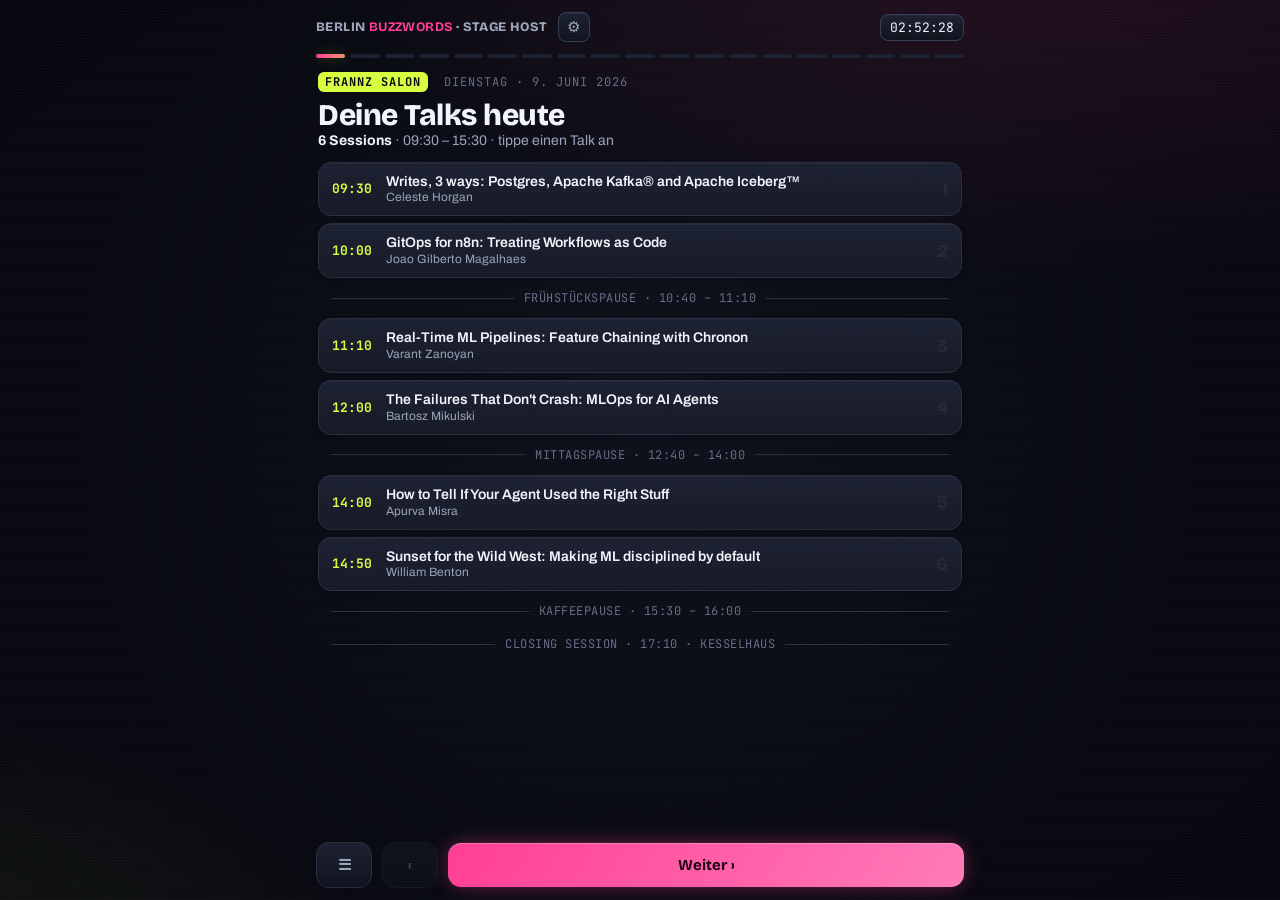
<file: index.html>
<!DOCTYPE html>
<html lang="de">
<head>
<meta charset="UTF-8">
<meta name="viewport" content="width=device-width, initial-scale=1.0, viewport-fit=cover">
<title>Stage Host · Frannz Salon · Di 9. Juni</title>
<link rel="preconnect" href="https://fonts.googleapis.com">
<link rel="preconnect" href="https://fonts.gstatic.com" crossorigin>
<link href="https://fonts.googleapis.com/css2?family=Bricolage+Grotesque:opsz,wght@12..96,500;12..96,700;12..96,800&family=Archivo:wght@400;500;600&family=JetBrains+Mono:wght@500;700&display=swap" rel="stylesheet">
<style>
  :root{
    --bg:#070810;
    --bg2:#0f121c;
    --card:#151925;
    --card2:#1b2031;
    --line:#272d3e;
    --line2:#353d54;
    --ink:#f1f4fa;
    --mut:#99a2b8;
    --dim:#646c85;
    --accent:#d7ff3e;      /* electric lime – live signal / active */
    --accent-dim:#9cbf1d;
    --magenta:#ff3d93;     /* buzzwords brand spark */
    --amber:#ffb22e;       /* 10 min cue */
    --red:#ff544c;         /* 5 min / overrun */
    --green:#3fe39a;
    --radius:16px;
    --shadow:0 28px 70px -26px rgba(0,0,0,.85);
    --glow-lime:0 0 0 1px rgba(215,255,62,.55), 0 0 24px -3px rgba(215,255,62,.42);
    --glow-mag:0 0 22px -4px rgba(255,61,147,.55);
  }
  *{box-sizing:border-box;margin:0;padding:0;-webkit-tap-highlight-color:transparent}
  html,body{height:100%}
  body{
    background:
      radial-gradient(1300px 680px at 84% -14%, rgba(255,61,147,.14), transparent 60%),
      radial-gradient(1000px 560px at -12% 112%, rgba(215,255,62,.09), transparent 55%),
      radial-gradient(820px 820px at 50% 46%, rgba(38,45,66,.20), transparent 70%),
      var(--bg);
    color:var(--ink);
    font-family:"Archivo",system-ui,sans-serif;
    overflow:hidden;
    -webkit-font-smoothing:antialiased;
  }
  .app{height:100dvh;display:flex;flex-direction:column;max-width:680px;margin:0 auto;position:relative}

  /* top bar */
  .top{
    display:flex;align-items:center;gap:10px;
    padding:calc(env(safe-area-inset-top) + 12px) 16px 12px;
  }
  .brand{font-family:"Bricolage Grotesque";font-weight:800;letter-spacing:.4px;font-size:13px;color:var(--mut);text-transform:uppercase}
  .brand b{color:var(--magenta)}
  .clock{margin-left:auto;font-family:"JetBrains Mono";font-size:13px;color:var(--mut);background:var(--bg2);border:1px solid var(--line);padding:4px 9px;border-radius:8px}
  .gear{background:var(--bg2);border:1px solid var(--line);color:var(--mut);width:32px;height:30px;border-radius:8px;font-size:15px;cursor:pointer}
  .gear:active{transform:scale(.94)}

  /* progress dots */
  .rail{display:flex;gap:5px;padding:0 16px 8px}
  .rail .seg{flex:1;height:4px;border-radius:3px;background:var(--line);overflow:hidden;position:relative}
  .rail .seg.done{background:var(--mut)}
  .rail .seg.active{background:linear-gradient(90deg,var(--magenta),var(--accent))}

  /* stage */
  .stage{flex:1;position:relative;overflow:hidden}
  .slide{position:absolute;inset:0;padding:8px 18px 14px;display:flex;flex-direction:column;overflow-y:auto;
    opacity:0;transform:translateX(28px);pointer-events:none;transition:opacity .28s ease,transform .28s ease}
  .slide.show{opacity:1;transform:none;pointer-events:auto}
  .slide.left{transform:translateX(-28px)}

  .kicker{font-family:"JetBrains Mono";font-size:12px;letter-spacing:1px;text-transform:uppercase;color:var(--dim)}
  .kicker .pill{color:var(--bg);background:var(--accent);padding:2px 7px;border-radius:6px;font-weight:700;margin-right:8px}
  .kicker .ph{color:var(--magenta)}

  /* AGENDA */
  .agenda h1{font-family:"Bricolage Grotesque";font-weight:800;font-size:30px;line-height:1.02;margin:10px 0 2px;letter-spacing:-.5px}
  .agenda .sub{color:var(--mut);font-size:14px;margin-bottom:14px}
  .agenda .sub b{color:var(--ink)}
  .list{display:flex;flex-direction:column;gap:7px;padding-bottom:8px}
  .row{display:flex;align-items:center;gap:12px;background:var(--card);border:1px solid var(--line);border-radius:13px;padding:11px 13px;cursor:pointer;transition:border-color .15s,transform .08s}
  .row:active{transform:scale(.99)}
  .row .t{font-family:"JetBrains Mono";font-size:13px;color:var(--accent);min-width:42px;font-weight:700}
  .row .tt{font-size:14px;font-weight:600;line-height:1.2}
  .row .sp{font-size:12px;color:var(--mut)}
  .row .num{margin-left:auto;font-family:"Bricolage Grotesque";font-weight:800;font-size:18px;color:var(--line)}
  .row.now{border-color:var(--accent);box-shadow:0 0 0 1px var(--accent) inset}
  .row.now .num{color:var(--accent)}
  .brk{display:flex;align-items:center;gap:10px;padding:5px 13px;color:var(--dim);font-size:12px;font-family:"JetBrains Mono";text-transform:uppercase;letter-spacing:.5px}
  .brk::before,.brk::after{content:"";height:1px;background:var(--line);flex:1}
  .nowtag{margin-left:6px;font-family:"JetBrains Mono";font-size:10px;color:var(--bg);background:var(--magenta);padding:1px 6px;border-radius:20px;letter-spacing:.5px}

  /* OVERVIEW */
  .timeblock{font-family:"JetBrains Mono";font-weight:700;font-size:15px;color:var(--ink);margin-top:6px}
  .timeblock .dur{color:var(--mut);font-weight:500}
  .ov-title{font-family:"Bricolage Grotesque";font-weight:800;font-size:27px;line-height:1.05;letter-spacing:-.5px;margin:8px 0 14px}
  .spk{display:flex;align-items:center;gap:14px;background:var(--card);border:1px solid var(--line);border-radius:16px;padding:13px}
  .ava{width:74px;height:74px;border-radius:13px;object-fit:cover;background:var(--bg2);flex-shrink:0;border:1px solid var(--line)}
  .ava.ph{display:flex;align-items:center;justify-content:center;font-family:"Bricolage Grotesque";font-weight:800;font-size:26px;color:var(--magenta)}
  .spk .nm{font-family:"Bricolage Grotesque";font-weight:700;font-size:20px;line-height:1.05}
  .spk .rl{font-size:13px;color:var(--mut);margin-top:3px;line-height:1.25}
  .tags{display:flex;flex-wrap:wrap;gap:6px;margin-top:12px}
  .tag{font-size:11px;font-family:"JetBrains Mono";color:var(--mut);border:1px solid var(--line);border-radius:20px;padding:3px 9px}
  .startbox{margin-top:auto;padding-top:14px}
  .startlabel{font-size:12px;color:var(--dim);font-family:"JetBrains Mono";text-transform:uppercase;letter-spacing:1px}
  .starttime{font-family:"JetBrains Mono";font-weight:700;font-size:40px;line-height:1;margin-top:4px;letter-spacing:-1px}
  .starttime.live{color:var(--green)}
  .starttime.soon{color:var(--amber)}
  .starttime.done{color:var(--dim)}
  .starttime .u{font-size:18px;font-weight:500;color:var(--mut);letter-spacing:0}
  .startclock{font-family:"JetBrains Mono";font-size:14px;color:var(--mut);margin-top:6px}

  /* ANMODERATION */
  .anm-name{font-family:"Bricolage Grotesque";font-weight:700;font-size:18px;margin:8px 0 2px}
  .anm-name span{color:var(--magenta)}
  .script{background:var(--card);border:1px solid var(--line);border-left:3px solid var(--magenta);border-radius:14px;padding:18px 19px;font-size:23px;line-height:1.55;margin-top:10px}
  .script .sent{display:block;margin-bottom:9px}
  .script .hand{display:block;margin-top:14px;color:var(--accent);font-weight:700;font-size:24px}
  .anm-hint{margin-top:12px;font-size:12.5px;color:var(--mut);display:flex;gap:8px;align-items:flex-start;line-height:1.35}
  .anm-hint b{color:var(--ink)}
  .ttsbtn{display:inline-flex;align-items:center;gap:7px;margin-top:12px;background:var(--card);border:1px solid var(--line);color:var(--ink);font-family:"Bricolage Grotesque";font-weight:700;font-size:15px;padding:11px 17px;border-radius:11px;cursor:pointer}
  .ttsbtn:active{transform:scale(.98)}
  .ttsbtn.on{background:var(--magenta);border-color:var(--magenta);color:#1a0010}
  .ttsbtn:disabled{opacity:.5;cursor:default}

  /* COUNTDOWN */
  .cd-wrap{flex:1;display:flex;flex-direction:column;align-items:center;justify-content:center;text-align:center;gap:2px}
  .cd-for{font-size:14px;color:var(--mut);max-width:90%}
  .cd-for b{color:var(--ink)}
  .cd-time{font-family:"JetBrains Mono";font-weight:700;font-size:23vw;line-height:.92;letter-spacing:-2px;color:var(--green);transition:color .3s;cursor:pointer}
  .fstip{font-size:11px;color:var(--dim);font-family:"JetBrains Mono";letter-spacing:.5px;margin-top:2px}
  /* fullscreen speaker timer */
  .fs{position:fixed;inset:0;background:#04050a;display:none;flex-direction:column;align-items:center;justify-content:center;z-index:60;cursor:pointer}
  .fs.open{display:flex}
  .fs .num{font-family:"JetBrains Mono";font-weight:700;line-height:.86;font-size:42vw;letter-spacing:-4px;color:var(--green)}
  .fs .num.amber{color:var(--amber)}
  .fs .num.red{color:var(--red)}
  .fs .unit{font-family:"Bricolage Grotesque";font-weight:700;font-size:9vw;color:var(--mut);text-transform:uppercase;letter-spacing:6px;margin-top:1vw}
  .fs .sub{font-family:"JetBrains Mono";font-size:8vw;color:var(--dim);margin-top:4vw}
  .fs .hintc{position:absolute;bottom:calc(env(safe-area-inset-bottom) + 16px);font-size:12px;color:#262c3b;font-family:"JetBrains Mono";letter-spacing:1px}
  @media(min-width:520px){.fs .num{font-size:230px}.fs .unit{font-size:48px}.fs .sub{font-size:42px}}
  @media(min-width:520px){.cd-time{font-size:120px}}
  .cd-time.amber{color:var(--amber)}.cd-time.red{color:var(--red)}.cd-time.over{color:var(--red)}.cd-time.idle{color:var(--dim)}
  .cd-state{font-family:"JetBrains Mono";font-size:13px;letter-spacing:1px;text-transform:uppercase;color:var(--dim);min-height:18px}
  .cue{font-family:"JetBrains Mono";font-weight:700;font-size:14px;padding:6px 14px;border-radius:30px;margin-top:4px;min-height:0;opacity:0;transition:opacity .25s}
  .cue.on{opacity:1}
  .cue.c10{background:rgba(255,178,46,.15);color:var(--amber);border:1px solid var(--amber)}
  .cue.c5{background:rgba(255,90,82,.15);color:var(--red);border:1px solid var(--red)}
  .checklist{display:flex;gap:7px;flex-wrap:wrap;justify-content:center;margin-top:14px}
  .chk{font-size:12px;color:var(--mut);border:1px solid var(--line);background:var(--card);border-radius:20px;padding:6px 11px;cursor:pointer;transition:.12s}
  .chk:active{transform:scale(.96)}
  .chk.done{color:var(--green);border-color:var(--green);background:rgba(70,224,160,.08)}
  .chk.done::before{content:"✓ "}
  /* next-event footer */
  .nextbar{margin-top:14px;border-top:1px solid var(--line);padding-top:11px}
  .nextbar .lab{font-family:"JetBrains Mono";font-size:11px;letter-spacing:1px;text-transform:uppercase;color:var(--dim)}
  .nextbar .main{display:flex;align-items:baseline;gap:9px;margin-top:3px;flex-wrap:wrap}
  .nextbar .when{font-family:"JetBrains Mono";font-weight:700;font-size:16px;color:#ffffff;background:#1e2433;border:1px solid #323a4f;padding:4px 10px;border-radius:8px}
  .nextbar .when.brk{color:#fff;background:#7a1f4e;border-color:#a83a6e}
  /* speaker links */
  .links{display:flex;flex-wrap:wrap;gap:7px;margin-top:12px}
  .lnk{font-size:12.5px;color:var(--accent);text-decoration:none;border:1px solid var(--line);background:var(--card);border-radius:9px;padding:6px 11px}
  .lnk:active{transform:scale(.97)}
  /* end-time shift */
  .endshift{display:flex;align-items:center;gap:8px;margin-top:14px;font-size:12px;color:var(--mut);font-family:"JetBrains Mono"}
  .endshift button{width:36px;height:32px;border-radius:8px;border:1px solid var(--line);background:var(--card);color:var(--ink);font-size:16px;cursor:pointer}
  .endshift button:active{transform:scale(.95)}
  .endshift .eff{color:var(--ink);font-weight:700}
  .endshift .info{color:var(--amber)}
  .nextbar .desc{font-size:14px;color:var(--ink)}
  .nextbar .delta{font-family:"JetBrains Mono";font-size:12px;color:var(--mut)}
  .nextbar .after{font-size:12.5px;color:var(--mut);margin-top:4px}

  /* attendance */
  .att{display:flex;align-items:center;gap:8px;margin-top:10px;font-size:12px;color:var(--dim);font-family:"JetBrains Mono";text-transform:uppercase;letter-spacing:.5px}
  .att .opt{border:1px solid var(--line);border-radius:8px;padding:4px 10px;cursor:pointer;color:var(--mut);letter-spacing:0;text-transform:none;font-size:12px}
  .att .opt.sel{border-color:var(--accent);color:var(--accent);background:rgba(215,255,66,.07)}

  /* nav */
  .nav{display:flex;align-items:center;gap:10px;padding:10px 16px calc(env(safe-area-inset-bottom) + 12px)}
  .nav button{flex:1;background:var(--card);border:1px solid var(--line);color:var(--ink);font-family:"Bricolage Grotesque";font-weight:700;font-size:15px;padding:13px;border-radius:13px;cursor:pointer;transition:.1s;display:flex;align-items:center;justify-content:center;gap:7px}
  .nav button:active{transform:scale(.98)}
  .nav button.prev{flex:0 0 56px;color:var(--mut)}
  .nav button.next{background:linear-gradient(120deg,var(--magenta),#ff7ab8);border:none;color:#1a0010}
  .nav button:disabled{opacity:.35}
  .nav .home{flex:0 0 56px;background:var(--bg2);color:var(--mut)}

  /* settings sheet */
  .sheet{position:absolute;inset:0;background:rgba(6,7,11,.6);backdrop-filter:blur(4px);display:none;align-items:flex-end;z-index:30}
  .sheet.open{display:flex}
  .sheet .panel{width:100%;background:var(--bg2);border-top:1px solid var(--line);border-radius:20px 20px 0 0;padding:18px 20px calc(env(safe-area-inset-bottom) + 22px);box-shadow:var(--shadow)}
  .sheet h3{font-family:"Bricolage Grotesque";font-size:18px;margin-bottom:4px}
  .sheet p{font-size:13px;color:var(--mut);line-height:1.4;margin-bottom:14px}
  .offset{display:flex;align-items:center;gap:12px;justify-content:center}
  .offset button{width:48px;height:48px;border-radius:12px;border:1px solid var(--line);background:var(--card);color:var(--ink);font-size:22px;font-family:"JetBrains Mono";cursor:pointer}
  .offset .val{font-family:"JetBrains Mono";font-weight:700;font-size:26px;min-width:96px;text-align:center}
  .offset .val small{display:block;font-size:11px;color:var(--dim);font-weight:500;letter-spacing:.5px}
  .sheet .close{margin-top:16px;width:100%;padding:13px;border-radius:12px;border:none;background:var(--accent);color:#10130a;font-family:"Bricolage Grotesque";font-weight:700;font-size:15px;cursor:pointer}
  .sheet .reset{margin-top:8px;width:100%;padding:11px;border-radius:12px;border:1px solid var(--line);background:transparent;color:var(--mut);font-size:13px;cursor:pointer}

  /* ============================================================
     BACKSTAGE BROADCAST CONSOLE — design pass (CSS only)
     Atmosphere · depth · motion · escalating signal color
     ============================================================ */

  /* film grain + scanline + vignette — decorative, non-interactive */
  body::before{
    content:"";position:fixed;inset:0;z-index:9999;pointer-events:none;opacity:.045;
    mix-blend-mode:overlay;
    background-image:url("data:image/svg+xml,%3Csvg xmlns='http://www.w3.org/2000/svg' width='140' height='140'%3E%3Cfilter id='n'%3E%3CfeTurbulence type='fractalNoise' baseFrequency='0.85' numOctaves='3' stitchTiles='stitch'/%3E%3C/filter%3E%3Crect width='100%25' height='100%25' filter='url(%23n)'/%3E%3C/svg%3E");
  }
  body::after{
    content:"";position:fixed;inset:0;z-index:9998;pointer-events:none;
    background:
      repeating-linear-gradient(0deg, rgba(255,255,255,.016) 0 1px, transparent 1px 3px),
      radial-gradient(100% 100% at 50% 50%, transparent 60%, rgba(0,0,0,.4) 100%);
  }

  ::selection{background:var(--accent);color:#0a0d05}

  /* slide enter — orchestrated reveal on every render */
  .slide.show{animation:slideIn .44s cubic-bezier(.22,.85,.3,1) both}
  @keyframes slideIn{from{opacity:0;transform:translateX(22px) scale(.985)}to{opacity:1;transform:none}}
  .slide.show > *{animation:rise .5s cubic-bezier(.22,.85,.3,1) both}
  .slide.show > *:nth-child(1){animation-delay:.04s}
  .slide.show > *:nth-child(2){animation-delay:.10s}
  .slide.show > *:nth-child(3){animation-delay:.16s}
  .slide.show > *:nth-child(4){animation-delay:.22s}
  .slide.show > *:nth-child(5){animation-delay:.28s}
  .slide.show > *:nth-child(n+6){animation-delay:.32s}
  @keyframes rise{from{opacity:0;transform:translateY(11px)}to{opacity:1;transform:none}}

  /* top bar chrome — machined feel */
  .brand b{color:var(--magenta);text-shadow:var(--glow-mag)}
  .clock{background:linear-gradient(180deg,var(--card2),var(--bg2));border-color:var(--line2);
    box-shadow:inset 0 1px 0 rgba(255,255,255,.04);color:var(--ink)}
  .gear{background:linear-gradient(180deg,var(--card2),var(--bg2));border-color:var(--line2);
    box-shadow:inset 0 1px 0 rgba(255,255,255,.04);transition:transform .08s,border-color .15s}
  .gear:hover{border-color:var(--accent);color:var(--accent)}

  /* progress rail — animated live segment */
  .rail .seg{height:4px;background:#1a2031}
  .rail .seg.done{background:linear-gradient(90deg,var(--accent-dim),var(--mut))}
  .rail .seg.active{background:linear-gradient(90deg,var(--magenta),var(--accent));
    background-size:220% 100%;animation:railShimmer 2.6s linear infinite;
    box-shadow:0 0 12px -1px rgba(215,255,62,.5)}
  @keyframes railShimmer{to{background-position:-220% 0}}

  /* agenda rows — layered cards w/ staggered entrance + signal bar */
  .agenda h1{background:linear-gradient(96deg,var(--ink) 58%,var(--accent));-webkit-background-clip:text;background-clip:text;-webkit-text-fill-color:transparent;color:transparent}
  .row{position:relative;overflow:hidden;
    background:linear-gradient(180deg,var(--card2),var(--card));
    box-shadow:inset 0 1px 0 rgba(255,255,255,.03),0 2px 10px -6px rgba(0,0,0,.6);
    transition:border-color .15s,transform .08s,box-shadow .2s}
  .row:hover{border-color:var(--line2)}
  .list > *{animation:rise .5s cubic-bezier(.22,.85,.3,1) both}
  .list > *:nth-child(1){animation-delay:.06s}
  .list > *:nth-child(2){animation-delay:.10s}
  .list > *:nth-child(3){animation-delay:.14s}
  .list > *:nth-child(4){animation-delay:.18s}
  .list > *:nth-child(5){animation-delay:.22s}
  .list > *:nth-child(6){animation-delay:.26s}
  .list > *:nth-child(7){animation-delay:.30s}
  .list > *:nth-child(n+8){animation-delay:.34s}
  .row.now{border-color:var(--accent);box-shadow:var(--glow-lime),inset 0 1px 0 rgba(255,255,255,.05)}
  .row.now::before{content:"";position:absolute;left:0;top:9px;bottom:9px;width:3px;border-radius:0 3px 3px 0;
    background:linear-gradient(var(--accent),var(--magenta))}
  .row .num{color:#222838}

  /* "now" tag — recording-light pulse */
  .nowtag{color:#1a0010;background:var(--magenta);box-shadow:var(--glow-mag);animation:pulseTag 2s ease-in-out infinite}
  @keyframes pulseTag{0%,100%{box-shadow:0 0 0 0 rgba(255,61,147,0)}50%{box-shadow:0 0 16px -1px rgba(255,61,147,.7)}}

  /* speaker / cards — depth */
  .spk{background:linear-gradient(180deg,var(--card2),var(--card));box-shadow:var(--shadow),inset 0 1px 0 rgba(255,255,255,.03)}
  .ava{box-shadow:0 6px 18px -8px rgba(0,0,0,.7)}
  .ov-title{background:linear-gradient(94deg,var(--ink) 64%,var(--magenta));-webkit-background-clip:text;background-clip:text;-webkit-text-fill-color:transparent;color:transparent}
  .tag{background:rgba(255,255,255,.015)}
  .lnk{transition:border-color .15s,color .15s,transform .08s}
  .lnk:hover{border-color:var(--accent);color:var(--accent)}

  /* teleprompter script — the hero surface */
  .script{background:linear-gradient(180deg,var(--card2),var(--card));border-left-width:3px;
    box-shadow:var(--shadow),inset 0 1px 0 rgba(255,255,255,.03);position:relative;overflow:hidden}
  .script::before{content:"";position:absolute;left:0;top:0;bottom:0;width:3px;
    background:linear-gradient(var(--magenta),transparent);filter:blur(3px);opacity:.7}
  .script .hand{text-shadow:0 0 22px rgba(215,255,62,.4)}
  .ttsbtn{background:linear-gradient(180deg,var(--card2),var(--card));transition:transform .08s,border-color .15s,box-shadow .2s}
  .ttsbtn:hover{border-color:var(--magenta)}
  .ttsbtn.on{box-shadow:var(--glow-mag);animation:pulseTag 1.6s ease-in-out infinite}

  /* countdown — the centerpiece; glow escalates with state */
  .cd-time{text-shadow:0 0 34px rgba(63,227,154,.32);transition:color .3s,text-shadow .3s}
  .cd-time.amber{text-shadow:0 0 34px rgba(255,178,46,.36)}
  .cd-time.red,.cd-time.over{text-shadow:0 0 38px rgba(255,84,76,.42);animation:throb 1.1s ease-in-out infinite}
  .cd-time.idle{text-shadow:none}
  @keyframes throb{0%,100%{opacity:1}50%{opacity:.74}}
  .cd-state{color:var(--mut)}
  .cue.on{animation:cueIn .3s cubic-bezier(.22,.85,.3,1) both}
  @keyframes cueIn{from{opacity:0;transform:translateY(5px)}to{opacity:1;transform:none}}

  /* checklist / attendance toggles */
  .chk{background:linear-gradient(180deg,var(--card2),var(--card));transition:.14s}
  .chk:hover{border-color:var(--line2)}
  .chk.done{box-shadow:0 0 0 1px rgba(63,227,154,.4),0 0 16px -6px rgba(63,227,154,.5)}
  .att .opt.sel{box-shadow:0 0 14px -6px rgba(215,255,62,.6)}
  .endshift button{background:linear-gradient(180deg,var(--card2),var(--card));transition:transform .08s,border-color .15s}
  .endshift button:hover{border-color:var(--accent);color:var(--accent)}

  /* next-up footer chips */
  .nextbar .when{background:linear-gradient(180deg,#222a3c,#161b29);border-color:var(--line2);
    box-shadow:inset 0 1px 0 rgba(255,255,255,.05)}
  .nextbar .when.brk{background:linear-gradient(180deg,#7a1f4e,#5a153a);border-color:#a83a6e}

  /* nav — primary as a lit "advance" key */
  .nav button{background:linear-gradient(180deg,var(--card2),var(--card));transition:transform .1s,border-color .15s,box-shadow .2s}
  .nav button:not(.next):hover{border-color:var(--line2)}
  .nav button.next{position:relative;background:linear-gradient(120deg,var(--magenta),#ff7ab8);
    box-shadow:var(--glow-mag),inset 0 1px 0 rgba(255,255,255,.25)}
  .nav button.next:hover{box-shadow:0 0 26px -3px rgba(255,61,147,.7),inset 0 1px 0 rgba(255,255,255,.3)}
  .nav .home{background:linear-gradient(180deg,var(--card2),var(--bg2))}

  /* settings sheet + close key */
  .sheet{background:rgba(4,5,11,.66)}
  .sheet .panel{background:linear-gradient(180deg,#141826,var(--bg2))}
  .sheet .close{box-shadow:var(--glow-lime)}
  .offset button{background:linear-gradient(180deg,var(--card2),var(--card));transition:transform .08s,border-color .15s}
  .offset button:hover{border-color:var(--accent);color:var(--accent)}

  /* fullscreen speaker timer — vignette + big signal glow */
  .fs{background:radial-gradient(120% 120% at 50% 42%, #0a0c14 0%, #04050a 70%)}
  .fs .num{text-shadow:0 0 60px rgba(63,227,154,.4)}
  .fs .num.amber{text-shadow:0 0 60px rgba(255,178,46,.4)}
  .fs .num.red{text-shadow:0 0 70px rgba(255,84,76,.48);animation:throb 1.1s ease-in-out infinite}

  /* respect reduced-motion */
  @media (prefers-reduced-motion: reduce){
    *,*::before,*::after{animation-duration:.001ms!important;animation-iteration-count:1!important;transition-duration:.01ms!important}
  }
</style>
</head>
<body>
<div class="app">
  <div class="top">
    <div class="brand">Berlin <b>Buzzwords</b> · Stage Host</div>
    <button class="gear" id="gear" aria-label="Einstellungen">⚙</button>
    <div class="clock" id="clock">--:--:--</div>
  </div>
  <div class="rail" id="rail"></div>
  <div class="stage" id="stage"></div>
  <div class="nav">
    <button class="home" id="homeBtn" aria-label="Agenda">☰</button>
    <button class="prev" id="prevBtn" aria-label="Zurück">‹</button>
    <button class="next" id="nextBtn">Weiter ›</button>
  </div>

  <div class="sheet" id="sheet">
    <div class="panel">
      <h3>Programm-Versatz</h3>
      <p>Standard ist die geplante Uhrzeit aus dem Schedule. Läuft das Programm vor oder nach, kannst du hier alle Countdowns verschieben.</p>
      <div class="offset">
        <button id="offMinus">−</button>
        <div class="val"><span id="offVal">0</span> min<small id="offHint">nach Plan</small></div>
        <button id="offPlus">+</button>
      </div>
      <button class="close" id="closeSheet">Fertig</button>
      <button class="reset" id="resetState">Häkchen & Anwesenheit zurücksetzen</button>
    </div>
  </div>

  <div class="fs" id="fs">
    <div class="num" id="fsNum">–</div>
    <div class="unit" id="fsUnit">min</div>
    <div class="sub" id="fsSub"></div>
    <div class="hintc">tippen zum Schließen</div>
  </div>
</div>

<script>
/* ---------- DATA (Frannz Salon · Dienstag, 9. Juni 2026) ---------- */
const DAY = [2026,5,9]; // JS month 0-based -> Juni = 5
const AV = "https://program.berlinbuzzwords.de/media/avatars/";

const talks = [
  { n:1, start:"09:30", end:"09:50", type:"Short Talk",
    title:"Writes, 3 ways: Postgres, Apache Kafka\u00ae and Apache Iceberg\u2122",
    speaker:"Celeste Horgan", role:"Sr. OSS Developer Advocate & OSPO Lead \u00b7 Snowflake",
    tags:["Data Science","Scale","Store","Short Talk \u00b7 20 min"],
    photo:AV+"KVW9PZ_xJNiKyO.webp",
    url:"https://2026.berlinbuzzwords.de/session/writes-3-ways-postgres-apache-kafka-and-apache-iceberg/",
    intro:`Good morning, everyone, and welcome to the Frannz Salon! Great to see you bright and early. The best way to learn something new is to compare it to something you already know. Our first speaker does exactly that. She will look at three popular data tools \u2014 Postgres, Apache Kafka, and Apache Iceberg \u2014 and how each one writes data. Along the way, we will see how data storage has changed over the years. She leads open source work at Snowflake.`,
    hand:`Joining us from the open-source team at Snowflake, let's give a warm welcome to Celeste Horgan!`,
    links:[{l:"LinkedIn",u:"https://www.linkedin.com/in/celeste-horgan/"},{l:"Buzzwords-Profil",u:"https://2026.berlinbuzzwords.de/speaker/celeste-horgan/"},{l:"Talk-Seite",u:"https://2026.berlinbuzzwords.de/session/writes-3-ways-postgres-apache-kafka-and-apache-iceberg/"}],
    next:{kind:"talk", time:"10:00", desc:"Talk 2 \u00b7 Joao Gilberto Magalhaes", after:null} },

  { n:2, start:"10:00", end:"10:40", type:"Talk",
    title:"GitOps for n8n: Treating Workflows as Code",
    speaker:"Joao Gilberto Magalhaes", role:"Software Developer & DevOps / Platform Engineer",
    tags:["Operations","Scale","Talk \u00b7 40 min"],
    photo:AV+"BNZBWR_Tmph8m6.webp",
    url:"https://2026.berlinbuzzwords.de/session/gitops-for-n8n-treating-workflows-as-code/",
    intro:`Welcome back. Many teams build automation workflows by clicking around in a tool, then copy them by hand between systems. That makes changes hard to track. Our next speaker built an open source tool to fix this. It brings \u201cGitOps\u201d to n8n: you keep your workflows in Git, review them, and deploy them safely. He will show it live, with rollbacks and real lessons. He is a software developer and platform engineer.`,
    hand:`Straight from the world of platform engineering, the stage is yours, Joao Gilberto Magalhaes!`,
    links:[{l:"LinkedIn",u:"https://linkedin.com/in/byjg"},{l:"Buzzwords-Profil",u:"https://2026.berlinbuzzwords.de/speaker/joao-gilberto-magalhaes/"},{l:"Talk-Seite",u:"https://2026.berlinbuzzwords.de/session/gitops-for-n8n-treating-workflows-as-code/"}],
    next:{kind:"break", time:"10:40", desc:"Fr\u00fchst\u00fcckspause", brkEnd:"11:10",
          after:{time:"11:10", desc:"Talk 3 \u00b7 Varant Zanoyan"}} },

  { n:3, start:"11:10", end:"11:50", type:"Talk",
    title:"Real-Time ML Pipelines: Feature Chaining with Chronon",
    speaker:"Varant Zanoyan", role:"Co-Founder \u00b7 Zipline AI \u00b7 Chronon author",
    tags:["Data Science","Search","Stream","Talk \u00b7 40 min"],
    photo:AV+"EUZAP8_Epe70ar.webp",
    url:"https://2026.berlinbuzzwords.de/session/real-time-ml-pipelines-feature-chaining-with-chronon/",
    intro:`Our next talk is about speed. Modern machine learning needs fresh data in real time \u2014 often in less than a tenth of a second. That is very hard to do. Our speaker helped build Chronon, an open source platform made for exactly this. Using a search example, he will show how to mix embeddings with other data while keeping things fast. He spent more than ten years building data systems at Airbnb and Palantir, and now co-founded Zipline AI.`,
    hand:`Coming to us from Zipline AI, over to you, Varant Zanoyan!`,
    links:[{l:"Buzzwords-Profil",u:"https://2026.berlinbuzzwords.de/speaker/varant-zanoyan/"},{l:"Talk-Seite",u:"https://2026.berlinbuzzwords.de/session/real-time-ml-pipelines-feature-chaining-with-chronon/"}],
    next:{kind:"talk", time:"12:00", desc:"Talk 4 \u00b7 Bartosz Mikulski", after:null} },

  { n:4, start:"12:00", end:"12:40", type:"Talk",
    title:"The Failures That Don't Crash: MLOps for AI Agents",
    speaker:"Bartosz Mikulski", role:"Senior Data Engineer \u00b7 Start.io",
    tags:["Data Science","Operations","Talk \u00b7 40 min"],
    photo:AV+"FBBMGW_isrE4QY.webp",
    url:"https://2026.berlinbuzzwords.de/session/the-failures-that-dont-crash-mlops-for-ai-agents/",
    intro:`Welcome back from lunch! I hope you ate well. AI agents often fail in a quiet way: they give a confident answer that is simply wrong, and nothing crashes. Our next speaker takes four trusted ideas from large systems and shows how to use them with AI agents \u2014 like shadow testing and smarter circuit breakers. He is a Senior Data Engineer at Start.io and has written hundreds of articles on this topic.`,
    hand:`All the way from Start.io, please give it up for Bartosz Mikulski!`,
    links:[{l:"Blog",u:"https://mikulskibartosz.name"},{l:"LinkedIn",u:"https://www.linkedin.com/in/mikulskibartosz/"},{l:"Buzzwords-Profil",u:"https://2026.berlinbuzzwords.de/speaker/bartosz-mikulski/"},{l:"Talk-Seite",u:"https://2026.berlinbuzzwords.de/session/the-failures-that-dont-crash-mlops-for-ai-agents/"}],
    next:{kind:"break", time:"12:40", desc:"Mittagspause", brkEnd:"14:00",
          after:{time:"14:00", desc:"Talk 5 \u00b7 Apurva Misra"}} },

  { n:5, start:"14:00", end:"14:40", type:"Talk",
    title:"How to Tell If Your Agent Used the Right Stuff",
    speaker:"Apurva Misra", role:"ML Engineer & Founder \u00b7 Sentick",
    tags:["Data Science","Operations","Stories","Talk \u00b7 40 min"],
    photo:AV+"H798FW_8wZ5nd6.webp",
    url:"https://2026.berlinbuzzwords.de/session/how-to-tell-if-your-agent-used-the-right-stuff/",
    intro:`Our next talk stays with AI agents. Many \u201cagent failures\u201d are really context problems in disguise: the agent never saw the right information. Our speaker will show how to check what your agent actually used \u2014 with tracing, good test sets, and small probe questions. That way you can measure quality, not just guess. She is a machine learning engineer and the founder of Sentick.`,
    hand:`Joining us from Sentick, a big welcome for Apurva Misra!`,
    links:[{l:"LinkedIn",u:"https://www.linkedin.com/in/misraapurva/"},{l:"Buzzwords-Profil",u:"https://2026.berlinbuzzwords.de/speaker/apurva-misra/"},{l:"Talk-Seite",u:"https://2026.berlinbuzzwords.de/session/how-to-tell-if-your-agent-used-the-right-stuff/"}],
    next:{kind:"talk", time:"14:50", desc:"Talk 6 \u00b7 William Benton", after:null} },

  { n:6, start:"14:50", end:"15:30", type:"Talk",
    title:"Sunset for the Wild West: Making ML disciplined by default",
    speaker:"William Benton", role:"Software Engineer \u00b7 NVIDIA",
    tags:["Data Science","Operations","Scale","Talk \u00b7 40 min"],
    photo:AV+"V7EF3R_GZC4FA0.webp",
    url:"https://2026.berlinbuzzwords.de/session/sunset-for-the-wild-west-making-ml-disciplined-by-default/",
    intro:`This is our last talk here in the Frannz Salon today. Many machine learning tricks start as clever hacks that just happen to work. But building real, reliable systems needs more order than that. Our last speaker shares an open source stack that helps both researchers and infrastructure teams \u2014 and shows their goals are closer than they think. He is a software engineer at NVIDIA.`,
    hand:`Straight from the team at NVIDIA, let's hear it for William Benton!`,
    links:[{l:"LinkedIn",u:"https://www.linkedin.com/in/willbenton/"},{l:"Fediverse",u:"https://fedi.freevariable.com/@willb"},{l:"Buzzwords-Profil",u:"https://2026.berlinbuzzwords.de/speaker/william-benton/"},{l:"Talk-Seite",u:"https://2026.berlinbuzzwords.de/session/sunset-for-the-wild-west-making-ml-disciplined-by-default/"}],
    next:{kind:"break", time:"15:30", desc:"Kaffeepause", brkEnd:"16:00",
          after:{time:"17:10", desc:"Closing Session \u00b7 Kesselhaus"}} },
];

/* ---------- time helpers ---------- */
function hm(str){const [h,m]=str.split(":").map(Number);const d=new Date(DAY[0],DAY[1],DAY[2],h,m,0,0);return d;}
let offsetMin = 0; // schedule offset
function nowAdj(){ return new Date(Date.now() - offsetMin*60000); } // subtracting offset = "Programm läuft +X min später"
function fmtClock(d){return d.toLocaleTimeString("de-DE",{hour:"2-digit",minute:"2-digit",second:"2-digit"});}
function pad(n){return String(n).padStart(2,"0");}
function fmtHM(d){return pad(d.getHours())+":"+pad(d.getMinutes());}
function effEnd(t){return new Date(hm(t.end).getTime() + ((endShift[t.n]||0)*60000));}
function diffParts(ms){const s=Math.max(0,Math.round(ms/1000));return {m:Math.floor(s/60),s:s%60,neg:ms<0};}

/* ---------- state ---------- */
let slides = [];           // flat list {talkIdx, kind}
let cur = 0;
const att = {};            // attendance per talk n
const checks = {};         // checklist done per "n-key"
const endShift = {};       // per-talk end-time shift in minutes
let fsOpen = false;        // fullscreen speaker timer

function buildSlides(){
  slides = [{kind:"agenda"}];
  talks.forEach((t,i)=>{
    slides.push({kind:"overview",ti:i});
    slides.push({kind:"anmod",ti:i});
    slides.push({kind:"count",ti:i});
  });
}

/* ---------- rendering ---------- */
const stage=document.getElementById("stage");
const rail=document.getElementById("rail");

function render(){
  if(window.speechSynthesis) window.speechSynthesis.cancel();
  // rail
  rail.innerHTML="";
  slides.forEach((s,i)=>{
    const seg=document.createElement("div");
    seg.className="seg"+(i<cur?" done":"")+(i===cur?" active":"");
    rail.appendChild(seg);
  });
  // slide
  const s=slides[cur];
  let html="";
  if(s.kind==="agenda") html=renderAgenda();
  else if(s.kind==="overview") html=renderOverview(talks[s.ti]);
  else if(s.kind==="anmod") html=renderAnmod(talks[s.ti]);
  else if(s.kind==="count") html=renderCount(talks[s.ti]);
  stage.innerHTML=`<div class="slide show">${html}</div>`;
  bindSlide(s);
  document.getElementById("prevBtn").disabled = cur===0;
  const nb=document.getElementById("nextBtn");
  nb.textContent = cur>=slides.length-1 ? "Ende" : "Weiter ›";
  nb.disabled = cur>=slides.length-1;
}

function curState(){
  const n=nowAdj();
  // find current/next talk for agenda highlight
  let idx=-1;
  for(let i=0;i<talks.length;i++){
    if(n < hm(talks[i].end)){ idx=i; break; }
  }
  return {n, liveIdx:idx};
}

function renderAgenda(){
  const {n,liveIdx}=curState();
  let rows="";
  const breaksAfter={2:["Frühstückspause","10:40 – 11:10"],4:["Mittagspause","12:40 – 14:00"],6:["Kaffeepause","15:30 – 16:00"]};
  talks.forEach((t,i)=>{
    const isNow = (i===liveIdx);
    const tag = isNow ? `<span class="nowtag">${n>=hm(t.start)?'LÄUFT':'GLEICH'}</span>` : "";
    rows+=`<div class="row ${isNow?'now':''}" data-go="${1+i*3}">
      <div class="t">${t.start}</div>
      <div><div class="tt">${esc(t.title)}${tag}</div><div class="sp">${esc(t.speaker)}</div></div>
      <div class="num">${t.n}</div></div>`;
    if(breaksAfter[t.n]) rows+=`<div class="brk">${breaksAfter[t.n][0]} · ${breaksAfter[t.n][1]}</div>`;
  });
  rows+=`<div class="brk">Closing Session · 17:10 · Kesselhaus</div>`;
  return `<div class="agenda">
    <div class="kicker"><span class="pill">FRANNZ SALON</span> Dienstag · 9. Juni 2026</div>
    <h1>Deine Talks heute</h1>
    <div class="sub"><b>6 Sessions</b> · 09:30 – 15:30 · tippe einen Talk an</div>
    <div class="list">${rows}</div>
  </div>`;
}

function renderOverview(t){
  return `<div class="kicker"><span class="pill">TALK ${t.n}/8</span> ${esc(t.type)}</div>
    <div class="timeblock">${t.start} – ${t.end} <span class="dur">· Frannz Salon</span></div>
    <div class="ov-title">${esc(t.title)}</div>
    <div class="spk">
      <img class="ava" src="${t.photo}" alt="${esc(t.speaker)}"
           onerror="this.outerHTML='<div class=&quot;ava ph&quot;>${initials(t.speaker)}</div>'">
      <div><div class="nm">${esc(t.speaker)}</div><div class="rl">${esc(t.role)}</div></div>
    </div>
    <div class="tags">${t.tags.map(x=>`<span class="tag">${esc(x)}</span>`).join("")}</div>
    <div class="links">${t.links.map(x=>`<a class="lnk" href="${x.u}" target="_blank" rel="noopener">${esc(x.l)} ↗</a>`).join("")}</div>
    <div class="startbox">
      <div class="startlabel" id="ovlab">beginnt in</div>
      <div class="starttime" id="ovtime" data-start="${t.start}" data-end="${t.end}">– min</div>
      <div class="startclock">${t.start} Uhr</div>
    </div>`;
}

function renderAnmod(t){
  return `<div class="kicker">Anmoderation · <span class="ph">Talk ${t.n}</span></div>
    <div class="anm-name">${esc(t.title)} · <span>${esc(t.speaker)}</span></div>
    <div class="script">${splitSentences(t.intro).map(x=>`<span class="sent">${esc(x)}</span>`).join("")}<span class="hand">${esc(t.hand)}</span></div>
    <button class="ttsbtn" id="ttsBtn">🔊&nbsp;Vorlesen</button>
    <div class="anm-hint">🎤 <span><b>Vor dem Talk:</b> Mikro beim Audio-Engineer abholen, Laptop an HDMI anschließen, fragen wie viel Zeit für Q&amp;A geplant ist (ist in der Session-Zeit enthalten).</span></div>`;
}

function renderCount(t){
  const nx=t.next;
  let whenCls = nx.kind==="break" ? "brk" : "";
  let nextMain = `<span class="when ${whenCls}">${nx.time}</span><span class="desc">${esc(nx.desc)}${nx.brkEnd?` (bis ${nx.brkEnd})`:''}</span><span class="delta" id="nxdelta"></span>`;
  let afterLine = nx.after ? `<div class="after">danach ${nx.after.time} · ${esc(nx.after.desc)}</div>` : "";
  if(nx.kind==="event") afterLine = `<div class="after">Das war dein letzter Talk heute 🎉 — danke!</div>`;
  const aSel=att[t.n]||"";
  return `<div class="kicker">Restzeit · <span class="ph">Talk ${t.n}</span> · Ende geplant ${t.end}</div>
    <div class="cd-wrap">
      <div class="cd-for"><b>${esc(t.speaker)}</b> — ${esc(t.title)}</div>
      <div class="cd-time" id="cdtime" data-start="${t.start}" data-end="${t.end}">--:--</div>
      <div class="cd-state" id="cdstate"></div>
      <div class="fstip">↗ auf die Zeit tippen = Vollbild für den Speaker</div>
      <div class="cue" id="cue"></div>
      <div class="checklist">
        ${chk(t.n,"thank","Speaker gedankt")}
        ${chk(t.n,"archive","Fragen archiviert")}
      </div>
      <div class="att">Auslastung:
        <span class="opt ${aSel==='low'?'sel':''}" data-att="${t.n}" data-val="low">niedrig</span>
        <span class="opt ${aSel==='med'?'sel':''}" data-att="${t.n}" data-val="med">mittel</span>
        <span class="opt ${aSel==='full'?'sel':''}" data-att="${t.n}" data-val="full">voll</span>
      </div>
      <div class="endshift">Ende <span class="eff" id="effend">${t.end}</span>
        <button data-endn="${t.n}" data-dir="-1" aria-label="Ende minus 1 Minute">−1</button>
        <button data-endn="${t.n}" data-dir="1" aria-label="Ende plus 1 Minute">+1</button>
        <span class="info" id="endinfo"></span>
      </div>
    </div>
    <div class="nextbar">
      <div class="lab">Als Nächstes</div>
      <div class="main">${nextMain}</div>
      ${afterLine}
    </div>`;
}
function chk(n,key,label){const on=checks[n+"-"+key]?"done":"";return `<span class="chk ${on}" data-chk="${n}-${key}">${esc(label)}</span>`;}

/* ---------- live ticking ---------- */
function updateFs(t,st,en,n){
  const num=document.getElementById("fsNum"),unit=document.getElementById("fsUnit"),sub=document.getElementById("fsSub");
  if(!num) return;
  num.className="num";
  const rem=(n<st)?(en-st):(en-n);
  if(rem>0){
    const mins=Math.ceil(rem/60000),p=diffParts(rem);
    num.textContent=mins; unit.textContent="min"; sub.textContent=`${pad(p.m)}:${pad(p.s)}`;
    if(n>=st){const ml=rem/60000; if(ml<=5)num.classList.add("red"); else if(ml<=10)num.classList.add("amber");}
  } else {
    const o=diffParts(n-en);
    num.textContent="0"; num.classList.add("red"); unit.textContent="min"; sub.textContent=`+${pad(o.m)}:${pad(o.s)} über`;
  }
}

function resetTtsBtn(btn){if(btn){btn.classList.remove("on");btn.innerHTML="🔊&nbsp;Vorlesen";}}
function toggleTts(t,btn){
  const synth=window.speechSynthesis;
  if(!synth){btn.textContent="🔇 nicht verfügbar";btn.disabled=true;return;}
  if(synth.speaking){synth.cancel();resetTtsBtn(btn);return;}
  const u=new SpeechSynthesisUtterance(t.intro+"  "+t.hand);
  u.lang="en-US";u.rate=0.95;u.pitch=1;
  const v=synth.getVoices().find(x=>/^en[-_]/i.test(x.lang)||x.lang==="en");
  if(v)u.voice=v;
  u.onend=()=>resetTtsBtn(btn);
  u.onerror=()=>resetTtsBtn(btn);
  btn.classList.add("on");btn.innerHTML="⏹&nbsp;Stopp";
  synth.cancel();synth.speak(u);
}

function tick(){
  document.getElementById("clock").textContent=fmtClock(new Date());
  const s=slides[cur];
  const n=nowAdj();
  if(s.kind==="overview"){
    const t=talks[s.ti];
    const el=document.getElementById("ovtime"), lab=document.getElementById("ovlab");
    if(el){
      const st=hm(t.start), en=effEnd(t);
      el.className="starttime";
      if(n<st){const mins=Math.ceil((st-n)/60000);el.innerHTML=`${mins}<span class="u"> min</span>`;el.classList.add("soon");lab.textContent="beginnt in";}
      else if(n<en){const mins=Math.ceil((en-n)/60000);el.innerHTML=`${mins}<span class="u"> min</span>`;el.classList.add("live");lab.textContent="läuft · noch";}
      else{el.textContent="beendet";el.classList.add("done");lab.textContent="abgeschlossen";}
    }
  }
  if(s.kind==="count"){
    const t=talks[s.ti];
    const el=document.getElementById("cdtime");
    if(el){
      const st=hm(t.start), en=effEnd(t), sh=endShift[t.n]||0;
      const state=document.getElementById("cdstate"), cue=document.getElementById("cue");
      const ee=document.getElementById("effend"); if(ee) ee.textContent=fmtHM(en);
      const ei=document.getElementById("endinfo"); if(ei) ei.textContent= sh!==0?`(${sh>0?'+':''}${sh} min)`:"";
      el.className="cd-time";cue.className="cue";
      if(n<st){
        const ps=diffParts(st-n);
        el.textContent=`${pad(diffParts(en-st).m)}:00`;el.classList.add("idle");
        state.textContent=`Talk startet in ${pad(ps.m)}:${pad(ps.s)} (Plan)`;
      } else if(n<en){
        const left=en-n;const p=diffParts(left);
        el.textContent=`${pad(p.m)}:${pad(p.s)}`;
        const minLeft=left/60000;
        if(minLeft<=5){el.classList.add("red");cue.classList.add("on","c5");cue.textContent="🟥 5-Min-Karte zeigen";}
        else if(minLeft<=10){el.classList.add("amber");cue.classList.add("on","c10");cue.textContent="🟧 10-Min-Karte zeigen";}
        state.textContent="verbleibend";
      } else {
        const over=diffParts(n-en);
        el.textContent=`+${pad(over.m)}:${pad(over.s)}`;el.classList.add("over");
        state.textContent="ÜBER PLAN · bitte zum Schluss kommen";
        cue.classList.add("on","c5");cue.textContent="🔴 Session beenden & Speaker danken";
      }
      const dxEl=document.getElementById("nxdelta");
      if(dxEl){const nx=t.next;const d=Math.round((hm(nx.time)-en)/60000);dxEl.textContent= d>=0?`+${d} Min nach Talk-Ende`:`${d} Min – Überschneidung`;}
      if(fsOpen) updateFs(t,st,en,n);
    }
  }
}

/* ---------- interactions ---------- */
function bindSlide(s){
  stage.querySelectorAll("[data-go]").forEach(el=>el.onclick=()=>{cur=+el.dataset.go;render();});
  stage.querySelectorAll("[data-chk]").forEach(el=>el.onclick=()=>{const k=el.dataset.chk;checks[k]=!checks[k];el.classList.toggle("done");});
  stage.querySelectorAll("[data-att]").forEach(el=>el.onclick=()=>{
    const n=el.dataset.att; att[n]=el.dataset.val;
    el.parentElement.querySelectorAll(".opt").forEach(o=>o.classList.remove("sel"));el.classList.add("sel");
  });
  stage.querySelectorAll("[data-endn]").forEach(el=>el.onclick=()=>{
    const k=el.dataset.endn; endShift[k]=(endShift[k]||0)+parseInt(el.dataset.dir,10); tick();
  });
  const cdt=document.getElementById("cdtime"); if(cdt) cdt.onclick=()=>toggleFs(true);
  const ttsBtn=document.getElementById("ttsBtn"); if(ttsBtn){const t=talks[s.ti]; ttsBtn.onclick=()=>toggleTts(t,ttsBtn);}
  tick();
}
function go(d){if(fsOpen)return;const t=cur+d;if(t>=0&&t<slides.length){cur=t;render();}}
document.getElementById("nextBtn").onclick=()=>go(1);
document.getElementById("prevBtn").onclick=()=>go(-1);
document.getElementById("homeBtn").onclick=()=>{cur=0;render();};
document.addEventListener("keydown",e=>{
  if(e.key==="Escape"&&fsOpen){toggleFs(false);return;}
  if(fsOpen)return;
  if(e.key==="ArrowRight")go(1);
  else if(e.key==="ArrowLeft")go(-1);
  else if(e.key==="ArrowUp"){cur=0;render();}
});
// swipe
let sx=0;
stage.addEventListener("touchstart",e=>sx=e.touches[0].clientX,{passive:true});
stage.addEventListener("touchend",e=>{const dx=e.changedTouches[0].clientX-sx;if(Math.abs(dx)>55)go(dx<0?1:-1);},{passive:true});

/* settings */
const sheet=document.getElementById("sheet");
const fs=document.getElementById("fs");
function toggleFs(v){fsOpen=(v===undefined)?!fsOpen:v;fs.classList.toggle("open",fsOpen);if(fsOpen)tick();}
fs.onclick=()=>toggleFs(false);
document.getElementById("gear").onclick=()=>sheet.classList.add("open");
document.getElementById("closeSheet").onclick=()=>sheet.classList.remove("open");
sheet.onclick=e=>{if(e.target===sheet)sheet.classList.remove("open");};
function setOff(v){offsetMin=v;document.getElementById("offVal").textContent=(v>0?"+":"")+v;
  document.getElementById("offHint").textContent = v===0?"nach Plan":(v>0?"Programm läuft später":"Programm läuft früher");}
document.getElementById("offPlus").onclick=()=>setOff(offsetMin+1);
document.getElementById("offMinus").onclick=()=>setOff(offsetMin-1);
document.getElementById("resetState").onclick=()=>{for(const k in checks)delete checks[k];for(const k in att)delete att[k];for(const k in endShift)delete endShift[k];setOff(0);render();sheet.classList.remove("open");};

/* helpers */
function esc(s){return String(s).replace(/[&<>"]/g,c=>({"&":"&amp;","<":"&lt;",">":"&gt;",'"':"&quot;"}[c]));}
function splitSentences(txt){const m=txt.match(/[^.!?]+[.!?]+["”’']*/g);return m?m.map(s=>s.trim()):[txt];}
function initials(name){return name.split(" ").map(w=>w[0]).slice(0,2).join("").toUpperCase();}

/* boot */
buildSlides();
render();
setInterval(tick,1000);
tick();
</script>
</body>
</html>
</file>
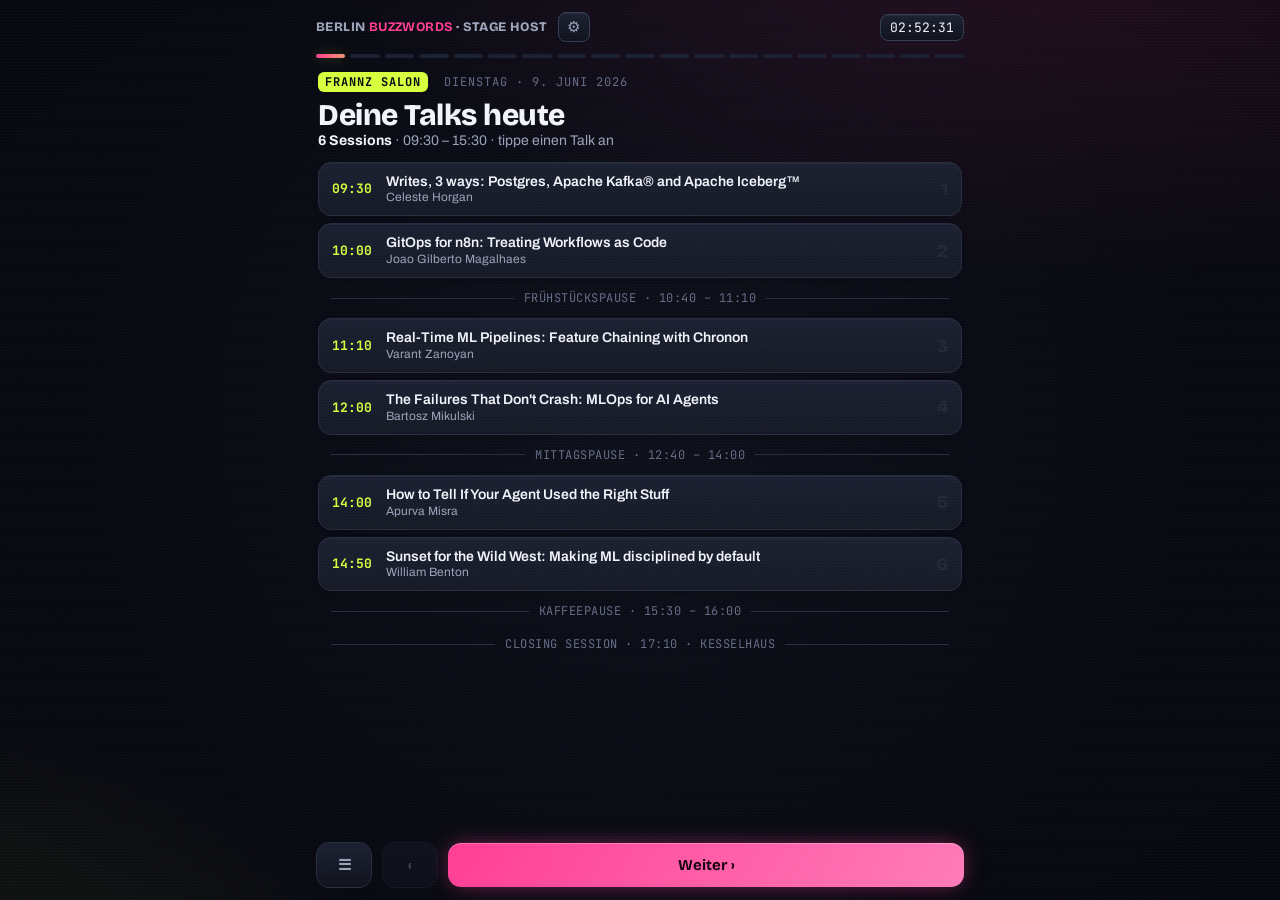
<file: v2/index.html>
<!DOCTYPE html>
<html lang="de">
<head>
<meta charset="UTF-8">
<meta name="viewport" content="width=device-width, initial-scale=1.0, viewport-fit=cover">
<title>Stage Host · Frannz Salon · Di 9. Juni</title>
<link rel="preconnect" href="https://fonts.googleapis.com">
<link rel="preconnect" href="https://fonts.gstatic.com" crossorigin>
<link href="https://fonts.googleapis.com/css2?family=Bricolage+Grotesque:opsz,wght@12..96,500;12..96,700;12..96,800&family=Archivo:wght@400;500;600&family=JetBrains+Mono:wght@500;700&display=swap" rel="stylesheet">
<link rel="stylesheet" href="styles.css?v=2">
</head>
<body>
<div id="flash" aria-hidden="true"></div>
<div class="app">
  <div class="top">
    <div class="brand">Berlin <b>Buzzwords</b> · Stage Host</div>
    <button class="gear" id="gear" aria-label="Einstellungen">⚙</button>
    <div class="clock" id="clock">--:--:--</div>
  </div>
  <div class="rail" id="rail"></div>
  <div class="stage" id="stage"></div>
  <div class="nav">
    <button class="home" id="homeBtn" aria-label="Agenda">☰</button>
    <button class="prev" id="prevBtn" aria-label="Zurück">‹</button>
    <button class="next" id="nextBtn">Weiter ›</button>
  </div>

  <div class="sheet" id="sheet">
    <div class="panel">
      <div class="schedwrap" id="schedWrap">
        <h3>Bühne &amp; Tag</h3>
        <p>Welches Programm möchtest du hosten?</p>
        <select id="schedSel" class="schedsel" aria-label="Schedule wählen"></select>
      </div>
      <h3>Programm-Versatz</h3>
      <p>Standard ist die geplante Uhrzeit aus dem Schedule. Läuft das Programm vor oder nach, kannst du hier alle Countdowns verschieben.</p>
      <div class="offset">
        <button id="offMinus">−</button>
        <div class="val"><span id="offVal">0</span> min<small id="offHint">nach Plan</small></div>
        <button id="offPlus">+</button>
      </div>
      <div class="testrow">
        <button id="test10">▶ Test 10-Min</button>
        <button id="test5">▶ Test 5-Min</button>
      </div>
      <button class="close" id="closeSheet">Fertig</button>
      <button class="reset" id="resetState">Häkchen & Anwesenheit zurücksetzen</button>
    </div>
  </div>

  <div class="fs" id="fs">
    <div class="num" id="fsNum">–</div>
    <div class="unit" id="fsUnit">min</div>
    <div class="sub" id="fsSub"></div>
    <div class="hintc">tippen zum Schließen</div>
  </div>
</div>

<script>
/* ---------- schedule data (loaded at runtime from a JSON file) ----------
   Content lives in v2/data/*.json — see SCHEMA.md for the format.
   Choose a schedule via the URL:  ?data=data/<file>.json
   (default: Frannz Salon · Tue 9 Jun 2026). */
let talks   = [];      // per-talk objects (see schema); each t.next is derived below
let BREAKS  = [];      // [{ afterTalk, name, start, end }]
let CLOSING = null;    // { label, time, room }
let META    = {};      // { event, room, date, dayLabel, agendaTitle, avatarBase }
let DAY     = [2026,5,9]; // [year, month0-based, day] — derived from meta.date
let AV      = "";         // avatar base url — from meta.avatarBase

function parseDate(s){ const [y,m,d]=String(s).split("-").map(Number); return [y,(m||1)-1,d||1]; }

// derive each talk's "next" pointer (next talk / break / closing) from the ordered schedule
function buildNext(){
  talks.forEach((t,i)=>{
    const nextTalk  = talks[i+1] || null;
    const afterTalk = nextTalk ? {time:nextTalk.start, desc:`Talk ${nextTalk.n} · ${nextTalk.speaker}`} : null;
    const afterClose= CLOSING  ? {time:CLOSING.time,  desc:`${CLOSING.label} · ${CLOSING.room}`} : null;
    const brk = BREAKS.find(b=>b.afterTalk===t.n);
    if(brk){
      t.next = {kind:"break", time:brk.start, desc:brk.name, brkEnd:brk.end, after: afterTalk||afterClose};
    } else if(nextTalk){
      t.next = {kind:"talk", time:nextTalk.start, desc:`Talk ${nextTalk.n} · ${nextTalk.speaker}`, after:null};
    } else {
      t.next = {kind:"event", time:(CLOSING?CLOSING.time:t.end), desc:(afterClose?afterClose.desc:""), after:null};
    }
  });
}

function applySchedule(s){
  META    = s.meta || {};
  AV      = META.avatarBase || "";
  if(META.date) DAY = parseDate(META.date);
  BREAKS  = Array.isArray(s.breaks) ? s.breaks : [];
  CLOSING = s.closing || null;
  talks = (s.talks || []).map((t,i)=>{
    const photo = /^https?:\/\//.test(t.photo||"") ? t.photo : AV + (t.photo||"");
    return {...t, n: (t.n!=null ? t.n : i+1), photo};
  });
  buildNext();
  if(META.room) document.title = "Stage Host · " + META.room;
}

/* ---------- time helpers ---------- */
function hm(str){const [h,m]=str.split(":").map(Number);const d=new Date(DAY[0],DAY[1],DAY[2],h,m,0,0);return d;}
let offsetMin = 0; // schedule offset
function nowAdj(){ return new Date(Date.now() - offsetMin*60000); } // subtracting offset = "Programm läuft +X min später"
function fmtClock(d){return d.toLocaleTimeString("de-DE",{hour:"2-digit",minute:"2-digit",second:"2-digit"});}
function pad(n){return String(n).padStart(2,"0");}
function fmtHM(d){return pad(d.getHours())+":"+pad(d.getMinutes());}
function effEnd(t){return new Date(hm(t.end).getTime() + ((endShift[t.n]||0)*60000));}
function diffParts(ms){const s=Math.max(0,Math.round(ms/1000));return {m:Math.floor(s/60),s:s%60,neg:ms<0};}

/* ---------- state ---------- */
let slides = [];           // flat list {talkIdx, kind}
let cur = 0;
const att = {};            // attendance per talk n
const checks = {};         // checklist done per "n-key"
const endShift = {};       // per-talk end-time shift in minutes
let fsOpen = false;        // fullscreen speaker timer

function buildSlides(){
  slides = [{kind:"agenda"}];
  talks.forEach((t,i)=>{
    slides.push({kind:"overview",ti:i});
    slides.push({kind:"anmod",ti:i});
    slides.push({kind:"count",ti:i});
  });
}

/* ---------- rendering ---------- */
const stage=document.getElementById("stage");
const rail=document.getElementById("rail");

function render(){
  if(window.speechSynthesis) window.speechSynthesis.cancel();
  // rail
  rail.innerHTML="";
  slides.forEach((s,i)=>{
    const seg=document.createElement("div");
    seg.className="seg"+(i<cur?" done":"")+(i===cur?" active":"");
    rail.appendChild(seg);
  });
  // slide
  const s=slides[cur];
  let html="";
  if(s.kind==="agenda") html=renderAgenda();
  else if(s.kind==="overview") html=renderOverview(talks[s.ti]);
  else if(s.kind==="anmod") html=renderAnmod(talks[s.ti]);
  else if(s.kind==="count") html=renderCount(talks[s.ti]);
  stage.innerHTML=`<div class="slide show">${html}</div>`;
  bindSlide(s);
  document.getElementById("prevBtn").disabled = cur===0;
  const nb=document.getElementById("nextBtn");
  nb.textContent = cur>=slides.length-1 ? "Ende" : "Weiter ›";
  nb.disabled = cur>=slides.length-1;
}

function curState(){
  const n=nowAdj();
  // find current/next talk for agenda highlight
  let idx=-1;
  for(let i=0;i<talks.length;i++){
    if(n < hm(talks[i].end)){ idx=i; break; }
  }
  return {n, liveIdx:idx};
}

function renderAgenda(){
  const {n,liveIdx}=curState();
  let rows="";
  talks.forEach((t,i)=>{
    const isNow = (i===liveIdx);
    const tag = isNow ? `<span class="nowtag">${n>=hm(t.start)?'LÄUFT':'GLEICH'}</span>` : "";
    rows+=`<div class="row ${isNow?'now':''}" data-go="${1+i*3}">
      <div class="t">${t.start}</div>
      <div><div class="tt">${esc(t.title)}${tag}</div><div class="sp">${esc(t.speaker)}</div></div>
      <div class="num">${t.n}</div></div>`;
    const b = BREAKS.find(x=>x.afterTalk===t.n);
    if(b) rows+=`<div class="brk">${esc(b.name)} · ${b.start} – ${b.end}</div>`;
  });
  if(CLOSING) rows+=`<div class="brk">${esc(CLOSING.label)} · ${CLOSING.time} · ${esc(CLOSING.room)}</div>`;
  const count=talks.length, range=count?`${talks[0].start} – ${talks[count-1].end}`:"";
  const sub = count ? `<b>${count} Sessions</b> · ${range} · tippe einen Talk an` : `Noch kein Programm hinterlegt`;
  const note = count ? "" :
    `<div class="anm-hint" style="margin-top:6px">📝 <span>Programm in <b>${esc(scheduleFile())}</b> eintragen — siehe <b>SCHEMA.md</b> (inkl. LLM-Prompt).</span></div>`;
  return `<div class="agenda">
    <div class="kicker"><span class="pill">${esc((META.room||"").toUpperCase())}</span> ${esc(META.dayLabel||"")}</div>
    <h1>${esc(META.agendaTitle||"Deine Talks heute")}</h1>
    <div class="sub">${sub}</div>
    ${note}
    <div class="list">${rows}</div>
  </div>`;
}

function renderOverview(t){
  return `<div class="kicker"><span class="pill">TALK ${t.n}/${talks.length}</span> ${esc(t.type)}</div>
    <div class="timeblock">${t.start} – ${t.end} <span class="dur">· ${esc(META.room||"")}</span></div>
    <div class="ov-title">${esc(t.title)}</div>
    <div class="spk">
      <img class="ava" src="${t.photo}" alt="${esc(t.speaker)}"
           onerror="this.outerHTML='<div class=&quot;ava ph&quot;>${initials(t.speaker)}</div>'">
      <div><div class="nm">${esc(t.speaker)}</div><div class="rl">${esc(t.role)}</div></div>
    </div>
    <div class="tags">${t.tags.map(x=>`<span class="tag">${esc(x)}</span>`).join("")}</div>
    <div class="links">${t.links.map(x=>`<a class="lnk" href="${x.u}" target="_blank" rel="noopener">${esc(x.l)} ↗</a>`).join("")}</div>
    <div class="startbox">
      <div class="startlabel" id="ovlab">beginnt in</div>
      <div class="starttime" id="ovtime" data-start="${t.start}" data-end="${t.end}">– min</div>
      <div class="startclock">${t.start} Uhr</div>
    </div>`;
}

function renderAnmod(t){
  return `<div class="kicker">Anmoderation · <span class="ph">Talk ${t.n}</span></div>
    <div class="anm-name">${esc(t.title)} · <span>${esc(t.speaker)}</span></div>
    <div class="script">${splitSentences(t.intro).map(x=>`<span class="sent">${esc(x)}</span>`).join("")}<span class="hand">${esc(t.hand)}</span></div>
    <button class="ttsbtn" id="ttsBtn">🔊&nbsp;Vorlesen</button>
    <div class="anm-hint">🎤 <span><b>Vor dem Talk:</b> Mikro beim Audio-Engineer abholen, Laptop an HDMI anschließen, fragen wie viel Zeit für Q&amp;A geplant ist (ist in der Session-Zeit enthalten).</span></div>`;
}

function renderCount(t){
  const nx=t.next;
  let whenCls = nx.kind==="break" ? "brk" : "";
  let nextMain = `<span class="when ${whenCls}">${nx.time}</span><span class="desc">${esc(nx.desc)}${nx.brkEnd?` (bis ${nx.brkEnd})`:''}</span><span class="delta" id="nxdelta"></span>`;
  let afterLine = nx.after ? `<div class="after">danach ${nx.after.time} · ${esc(nx.after.desc)}</div>` : "";
  if(nx.kind==="event") afterLine = `<div class="after">Das war dein letzter Talk heute 🎉 — danke!</div>`;
  const aSel=att[t.n]||"";
  return `<div class="kicker">Restzeit · <span class="ph">Talk ${t.n}</span> · Ende geplant ${t.end}</div>
    <div class="cd-wrap">
      <div class="cd-for"><b>${esc(t.speaker)}</b> — ${esc(t.title)}</div>
      <div class="cd-time" id="cdtime" data-start="${t.start}" data-end="${t.end}">--:--</div>
      <div class="cd-state" id="cdstate"></div>
      <div class="fstip">↗ auf die Zeit tippen = Vollbild für den Speaker</div>
      <div class="cue" id="cue"></div>
      <div class="checklist">
        ${chk(t.n,"thank","Speaker gedankt")}
        ${chk(t.n,"archive","Fragen archiviert")}
      </div>
      <div class="att">Auslastung:
        <span class="opt ${aSel==='low'?'sel':''}" data-att="${t.n}" data-val="low">niedrig</span>
        <span class="opt ${aSel==='med'?'sel':''}" data-att="${t.n}" data-val="med">mittel</span>
        <span class="opt ${aSel==='full'?'sel':''}" data-att="${t.n}" data-val="full">voll</span>
      </div>
      <div class="endshift">Ende <span class="eff" id="effend">${t.end}</span>
        <button data-endn="${t.n}" data-dir="-1" aria-label="Ende minus 1 Minute">−1</button>
        <button data-endn="${t.n}" data-dir="1" aria-label="Ende plus 1 Minute">+1</button>
        <span class="info" id="endinfo"></span>
      </div>
    </div>
    <div class="nextbar">
      <div class="lab">Als Nächstes</div>
      <div class="main">${nextMain}</div>
      ${afterLine}
    </div>`;
}
function chk(n,key,label){const on=checks[n+"-"+key]?"done":"";return `<span class="chk ${on}" data-chk="${n}-${key}">${esc(label)}</span>`;}

/* ---------- live ticking ---------- */
function updateFs(t,st,en,n){
  const num=document.getElementById("fsNum"),unit=document.getElementById("fsUnit"),sub=document.getElementById("fsSub");
  if(!num) return;
  num.className="num";
  const rem=(n<st)?(en-st):(en-n);
  if(rem>0){
    const mins=Math.ceil(rem/60000),p=diffParts(rem);
    num.textContent=mins; unit.textContent="min"; sub.textContent=`${pad(p.m)}:${pad(p.s)}`;
    if(n>=st){const ml=rem/60000; if(ml<=5)num.classList.add("red"); else if(ml<=10)num.classList.add("amber");}
  } else {
    const o=diffParts(n-en);
    num.textContent="0"; num.classList.add("red"); unit.textContent="min"; sub.textContent=`+${pad(o.m)}:${pad(o.s)} über`;
  }
}

function resetTtsBtn(btn){if(btn){btn.classList.remove("on");btn.innerHTML="🔊&nbsp;Vorlesen";}}
function toggleTts(t,btn){
  const synth=window.speechSynthesis;
  if(!synth){btn.textContent="🔇 nicht verfügbar";btn.disabled=true;return;}
  if(synth.speaking){synth.cancel();resetTtsBtn(btn);return;}
  const u=new SpeechSynthesisUtterance(t.intro+"  "+t.hand);
  u.lang="en-US";u.rate=0.95;u.pitch=1;
  const v=synth.getVoices().find(x=>/^en[-_]/i.test(x.lang)||x.lang==="en");
  if(v)u.voice=v;
  u.onend=()=>resetTtsBtn(btn);
  u.onerror=()=>resetTtsBtn(btn);
  btn.classList.add("on");btn.innerHTML="⏹&nbsp;Stopp";
  synth.cancel();synth.speak(u);
}

function tick(){
  document.getElementById("clock").textContent=fmtClock(new Date());
  const s=slides[cur];
  const n=nowAdj();
  if(s.kind==="overview"){
    const t=talks[s.ti];
    const el=document.getElementById("ovtime"), lab=document.getElementById("ovlab");
    if(el){
      const st=hm(t.start), en=effEnd(t);
      el.className="starttime";
      if(n<st){const mins=Math.ceil((st-n)/60000);el.innerHTML=`${mins}<span class="u"> min</span>`;el.classList.add("soon");lab.textContent="beginnt in";}
      else if(n<en){const mins=Math.ceil((en-n)/60000);el.innerHTML=`${mins}<span class="u"> min</span>`;el.classList.add("live");lab.textContent="läuft · noch";}
      else{el.textContent="beendet";el.classList.add("done");lab.textContent="abgeschlossen";}
    }
  }
  if(s.kind==="count"){
    const t=talks[s.ti];
    const el=document.getElementById("cdtime");
    if(el){
      const st=hm(t.start), en=effEnd(t), sh=endShift[t.n]||0;
      const state=document.getElementById("cdstate"), cue=document.getElementById("cue");
      const ee=document.getElementById("effend"); if(ee) ee.textContent=fmtHM(en);
      const ei=document.getElementById("endinfo"); if(ei) ei.textContent= sh!==0?`(${sh>0?'+':''}${sh} min)`:"";
      el.className="cd-time";cue.className="cue";
      if(n<st){
        const ps=diffParts(st-n);
        el.textContent=`${pad(diffParts(en-st).m)}:00`;el.classList.add("idle");
        state.textContent=`Talk startet in ${pad(ps.m)}:${pad(ps.s)} (Plan)`;
      } else if(n<en){
        const left=en-n;const p=diffParts(left);
        el.textContent=`${pad(p.m)}:${pad(p.s)}`;
        const minLeft=left/60000;
        if(minLeft<=5){el.classList.add("red");cue.classList.add("on","c5");cue.textContent="🟥 5-Min-Karte zeigen";}
        else if(minLeft<=10){el.classList.add("amber");cue.classList.add("on","c10");cue.textContent="🟧 10-Min-Karte zeigen";}
        state.textContent="verbleibend";
      } else {
        const over=diffParts(n-en);
        el.textContent=`+${pad(over.m)}:${pad(over.s)}`;el.classList.add("over");
        state.textContent="ÜBER PLAN · bitte zum Schluss kommen";
        cue.classList.add("on","c5");cue.textContent="🔴 Session beenden & Speaker danken";
      }
      const dxEl=document.getElementById("nxdelta");
      if(dxEl){const nx=t.next;const d=Math.round((hm(nx.time)-en)/60000);dxEl.textContent= d>=0?`+${d} Min nach Talk-Ende`:`${d} Min – Überschneidung`;}
      if(fsOpen) updateFs(t,st,en,n);
    }
  }
}

/* ---------- interactions ---------- */
function bindSlide(s){
  stage.querySelectorAll("[data-go]").forEach(el=>el.onclick=()=>{cur=+el.dataset.go;render();});
  stage.querySelectorAll("[data-chk]").forEach(el=>el.onclick=()=>{const k=el.dataset.chk;checks[k]=!checks[k];el.classList.toggle("done");});
  stage.querySelectorAll("[data-att]").forEach(el=>el.onclick=()=>{
    const n=el.dataset.att; att[n]=el.dataset.val;
    el.parentElement.querySelectorAll(".opt").forEach(o=>o.classList.remove("sel"));el.classList.add("sel");
  });
  stage.querySelectorAll("[data-endn]").forEach(el=>el.onclick=()=>{
    const k=el.dataset.endn; endShift[k]=(endShift[k]||0)+parseInt(el.dataset.dir,10); tick();
  });
  const cdt=document.getElementById("cdtime"); if(cdt) cdt.onclick=()=>toggleFs(true);
  const ttsBtn=document.getElementById("ttsBtn"); if(ttsBtn){const t=talks[s.ti]; ttsBtn.onclick=()=>toggleTts(t,ttsBtn);}
  tick();
}
function go(d){if(fsOpen)return;const t=cur+d;if(t>=0&&t<slides.length){cur=t;render();}}
document.getElementById("nextBtn").onclick=()=>go(1);
document.getElementById("prevBtn").onclick=()=>go(-1);
document.getElementById("homeBtn").onclick=()=>{cur=0;render();};
document.addEventListener("keydown",e=>{
  if(e.key==="Escape"&&fsOpen){toggleFs(false);return;}
  if(fsOpen)return;
  if(e.key==="ArrowRight")go(1);
  else if(e.key==="ArrowLeft")go(-1);
  else if(e.key==="ArrowUp"){cur=0;render();}
});
// swipe
let sx=0;
stage.addEventListener("touchstart",e=>sx=e.touches[0].clientX,{passive:true});
stage.addEventListener("touchend",e=>{const dx=e.changedTouches[0].clientX-sx;if(Math.abs(dx)>55)go(dx<0?1:-1);},{passive:true});

/* settings */
const sheet=document.getElementById("sheet");
const fs=document.getElementById("fs");
function toggleFs(v){fsOpen=(v===undefined)?!fsOpen:v;fs.classList.toggle("open",fsOpen);if(fsOpen)tick();}
fs.onclick=()=>toggleFs(false);
document.getElementById("gear").onclick=()=>sheet.classList.add("open");
document.getElementById("closeSheet").onclick=()=>sheet.classList.remove("open");
sheet.onclick=e=>{if(e.target===sheet)sheet.classList.remove("open");};
function setOff(v){offsetMin=v;document.getElementById("offVal").textContent=(v>0?"+":"")+v;
  document.getElementById("offHint").textContent = v===0?"nach Plan":(v>0?"Programm läuft später":"Programm läuft früher");}
document.getElementById("offPlus").onclick=()=>setOff(offsetMin+1);
document.getElementById("offMinus").onclick=()=>setOff(offsetMin-1);
document.getElementById("resetState").onclick=()=>{for(const k in checks)delete checks[k];for(const k in att)delete att[k];for(const k in endShift)delete endShift[k];setOff(0);render();sheet.classList.remove("open");};

/* helpers */
function esc(s){return String(s).replace(/[&<>"]/g,c=>({"&":"&amp;","<":"&lt;",">":"&gt;",'"':"&quot;"}[c]));}
function splitSentences(txt){const m=txt.match(/[^.!?]+[.!?]+["”’']*/g);return m?m.map(s=>s.trim()):[txt];}
function initials(name){return name.split(" ").map(w=>w[0]).slice(0,2).join("").toUpperCase();}

/* ---------- threshold alerts (v2): sound + screen flash at 10 & 5 min ---------- */
let audioCtx=null;
function unlockAudio(){
  try{ if(!audioCtx) audioCtx=new (window.AudioContext||window.webkitAudioContext)(); }catch(e){}
  if(audioCtx&&audioCtx.state==="suspended") audioCtx.resume();
}
// browsers require a user gesture before audio can play
document.addEventListener("pointerdown",unlockAudio);
document.addEventListener("keydown",unlockAudio);

function beep(freq,start,dur,vol){
  if(!audioCtx) return;
  const t0=audioCtx.currentTime+start;
  const osc=audioCtx.createOscillator(), g=audioCtx.createGain();
  osc.type="square"; osc.frequency.value=freq;
  g.gain.setValueAtTime(0,t0);
  g.gain.linearRampToValueAtTime(vol,t0+0.012);
  g.gain.setValueAtTime(vol,t0+Math.max(0.02,dur-0.04));
  g.gain.linearRampToValueAtTime(0,t0+dur);
  osc.connect(g).connect(audioCtx.destination);
  osc.start(t0); osc.stop(t0+dur+0.02);
}
function playCue(level){
  unlockAudio();
  if(level===10){ beep(680,0,0.16,0.18); beep(680,0.24,0.16,0.18); }          // 10 min: two calm beeps
  else { beep(880,0,0.14,0.20); beep(880,0.2,0.14,0.20); beep(880,0.4,0.24,0.22); } // 5 min: three urgent beeps
}

const flashEl=document.getElementById("flash");
let flashTimer=null;
function stopFlash(){
  if(!flashEl) return;
  flashEl.classList.remove("on10","on5");
  clearTimeout(flashTimer);
}
function flashScreen(level){
  if(!flashEl) return;
  flashEl.classList.remove("on10","on5");
  void flashEl.offsetWidth;                 // force reflow so the animation restarts
  flashEl.classList.add(level===5?"on5":"on10");
  clearTimeout(flashTimer);
  flashTimer=setTimeout(()=>flashEl.classList.remove("on10","on5"),8000);
}
// tap anywhere on the flashing overlay to stop it early (overlay only catches taps while active)
if(flashEl) flashEl.addEventListener("pointerdown",e=>{e.preventDefault();e.stopPropagation();stopFlash();});
function fireAlert(level){ playCue(level); flashScreen(level); }

// per-talk crossing detection so each threshold fires once, only while the talk runs
const alertSt={};
function checkAlerts(){
  const n=nowAdj();
  talks.forEach(t=>{
    const st=hm(t.start), en=effEnd(t);
    const a=alertSt[t.n]||(alertSt[t.n]={prev:undefined,f10:false,f5:false});
    if(n>=st && n<en){
      const rem=(en-n)/60000; // minutes remaining
      if(a.prev!==undefined){
        if(!a.f10 && a.prev>10 && rem<=10){ a.f10=true; fireAlert(10); }
        if(!a.f5  && a.prev>5  && rem<=5 ){ a.f5=true;  fireAlert(5);  }
      }
      a.prev=rem;
    } else {
      a.prev=undefined; // outside the talk window — don't fire on (re)entry
    }
  });
}
setInterval(checkAlerts,1000);

// quick-test buttons in the settings sheet (click is a valid audio gesture)
document.getElementById("test10").onclick=()=>{unlockAudio();fireAlert(10);};
document.getElementById("test5").onclick=()=>{unlockAudio();fireAlert(5);};

/* boot — load the schedule JSON, then start the app */
function scheduleFile(){
  return new URLSearchParams(location.search).get("data") || "data/frannz-salon-2026-06-09.json";
}
// populate the settings chooser from data/index.json (list of available schedules)
async function loadScheduleMenu(){
  const sel=document.getElementById("schedSel"), wrap=document.getElementById("schedWrap");
  if(!sel) return;
  try{
    const res=await fetch("data/index.json",{cache:"no-cache"});
    if(!res.ok) throw new Error();
    const list=(await res.json()).schedules||[];
    if(!list.length) throw new Error();
    const cur=scheduleFile();
    sel.innerHTML=list.map(s=>`<option value="${esc(s.file)}"${s.file===cur?" selected":""}>${esc(s.label)}</option>`).join("");
    sel.onchange=()=>{ const p=new URLSearchParams(location.search); p.set("data",sel.value); location.search=p.toString(); };
  }catch(e){
    if(wrap) wrap.style.display="none";   // no manifest → hide the chooser
  }
}
async function boot(){
  loadScheduleMenu();
  const file=scheduleFile();
  try{
    const res=await fetch(file,{cache:"no-cache"});
    if(!res.ok) throw new Error("HTTP "+res.status);
    applySchedule(await res.json());
  }catch(err){
    stage.innerHTML=`<div class="slide show">
      <div class="kicker">Fehler</div>
      <h1 style="font-family:'Bricolage Grotesque';font-weight:800;font-size:24px;margin:10px 0 6px">Schedule konnte nicht geladen werden</h1>
      <div class="cd-for"><b>${esc(file)}</b><br>${esc(String(err&&err.message||err))}</div>
      <div class="anm-hint" style="margin-top:14px">ℹ️ <span>Beim lokalen Öffnen via <b>file://</b> blockiert der Browser <code>fetch</code>. Über einen Webserver (z.&nbsp;B. GitHub Pages) öffnen.</span></div>
    </div>`;
    return;
  }
  buildSlides();
  render();
  setInterval(tick,1000);
  tick();
}
boot();
</script>
</body>
</html>
</file>
<file: v2/styles.css>
:root{
    --bg:#070810;
    --bg2:#0f121c;
    --card:#151925;
    --card2:#1b2031;
    --line:#272d3e;
    --line2:#353d54;
    --ink:#f1f4fa;
    --mut:#99a2b8;
    --dim:#646c85;
    --accent:#d7ff3e;      /* electric lime – live signal / active */
    --accent-dim:#9cbf1d;
    --magenta:#ff3d93;     /* buzzwords brand spark */
    --amber:#ffb22e;       /* 10 min cue */
    --red:#ff544c;         /* 5 min / overrun */
    --green:#3fe39a;
    --radius:16px;
    --shadow:0 28px 70px -26px rgba(0,0,0,.85);
    --glow-lime:0 0 0 1px rgba(215,255,62,.55), 0 0 24px -3px rgba(215,255,62,.42);
    --glow-mag:0 0 22px -4px rgba(255,61,147,.55);
  }
  *{box-sizing:border-box;margin:0;padding:0;-webkit-tap-highlight-color:transparent}
  html,body{height:100%}
  body{
    background:
      radial-gradient(1300px 680px at 84% -14%, rgba(255,61,147,.14), transparent 60%),
      radial-gradient(1000px 560px at -12% 112%, rgba(215,255,62,.09), transparent 55%),
      radial-gradient(820px 820px at 50% 46%, rgba(38,45,66,.20), transparent 70%),
      var(--bg);
    color:var(--ink);
    font-family:"Archivo",system-ui,sans-serif;
    overflow:hidden;
    -webkit-font-smoothing:antialiased;
  }
  .app{height:100dvh;display:flex;flex-direction:column;max-width:680px;margin:0 auto;position:relative}

  /* top bar */
  .top{
    display:flex;align-items:center;gap:10px;
    padding:calc(env(safe-area-inset-top) + 12px) 16px 12px;
  }
  .brand{font-family:"Bricolage Grotesque";font-weight:800;letter-spacing:.4px;font-size:13px;color:var(--mut);text-transform:uppercase}
  .brand b{color:var(--magenta)}
  .clock{margin-left:auto;font-family:"JetBrains Mono";font-size:13px;color:var(--mut);background:var(--bg2);border:1px solid var(--line);padding:4px 9px;border-radius:8px}
  .gear{background:var(--bg2);border:1px solid var(--line);color:var(--mut);width:32px;height:30px;border-radius:8px;font-size:15px;cursor:pointer}
  .gear:active{transform:scale(.94)}

  /* progress dots */
  .rail{display:flex;gap:5px;padding:0 16px 8px}
  .rail .seg{flex:1;height:4px;border-radius:3px;background:var(--line);overflow:hidden;position:relative}
  .rail .seg.done{background:var(--mut)}
  .rail .seg.active{background:linear-gradient(90deg,var(--magenta),var(--accent))}

  /* stage */
  .stage{flex:1;position:relative;overflow:hidden}
  .slide{position:absolute;inset:0;padding:8px 18px 14px;display:flex;flex-direction:column;overflow-y:auto;
    opacity:0;transform:translateX(28px);pointer-events:none;transition:opacity .28s ease,transform .28s ease}
  .slide.show{opacity:1;transform:none;pointer-events:auto}
  .slide.left{transform:translateX(-28px)}

  .kicker{font-family:"JetBrains Mono";font-size:12px;letter-spacing:1px;text-transform:uppercase;color:var(--dim)}
  .kicker .pill{color:var(--bg);background:var(--accent);padding:2px 7px;border-radius:6px;font-weight:700;margin-right:8px}
  .kicker .ph{color:var(--magenta)}

  /* AGENDA */
  .agenda h1{font-family:"Bricolage Grotesque";font-weight:800;font-size:30px;line-height:1.02;margin:10px 0 2px;letter-spacing:-.5px}
  .agenda .sub{color:var(--mut);font-size:14px;margin-bottom:14px}
  .agenda .sub b{color:var(--ink)}
  .list{display:flex;flex-direction:column;gap:7px;padding-bottom:8px}
  .row{display:flex;align-items:center;gap:12px;background:var(--card);border:1px solid var(--line);border-radius:13px;padding:11px 13px;cursor:pointer;transition:border-color .15s,transform .08s}
  .row:active{transform:scale(.99)}
  .row .t{font-family:"JetBrains Mono";font-size:13px;color:var(--accent);min-width:42px;font-weight:700}
  .row .tt{font-size:14px;font-weight:600;line-height:1.2}
  .row .sp{font-size:12px;color:var(--mut)}
  .row .num{margin-left:auto;font-family:"Bricolage Grotesque";font-weight:800;font-size:18px;color:var(--line)}
  .row.now{border-color:var(--accent);box-shadow:0 0 0 1px var(--accent) inset}
  .row.now .num{color:var(--accent)}
  .brk{display:flex;align-items:center;gap:10px;padding:5px 13px;color:var(--dim);font-size:12px;font-family:"JetBrains Mono";text-transform:uppercase;letter-spacing:.5px}
  .brk::before,.brk::after{content:"";height:1px;background:var(--line);flex:1}
  .nowtag{margin-left:6px;font-family:"JetBrains Mono";font-size:10px;color:var(--bg);background:var(--magenta);padding:1px 6px;border-radius:20px;letter-spacing:.5px}

  /* OVERVIEW */
  .timeblock{font-family:"JetBrains Mono";font-weight:700;font-size:15px;color:var(--ink);margin-top:6px}
  .timeblock .dur{color:var(--mut);font-weight:500}
  .ov-title{font-family:"Bricolage Grotesque";font-weight:800;font-size:27px;line-height:1.05;letter-spacing:-.5px;margin:8px 0 14px}
  .spk{display:flex;align-items:center;gap:14px;background:var(--card);border:1px solid var(--line);border-radius:16px;padding:13px}
  .ava{width:74px;height:74px;border-radius:13px;object-fit:cover;background:var(--bg2);flex-shrink:0;border:1px solid var(--line)}
  .ava.ph{display:flex;align-items:center;justify-content:center;font-family:"Bricolage Grotesque";font-weight:800;font-size:26px;color:var(--magenta)}
  .spk .nm{font-family:"Bricolage Grotesque";font-weight:700;font-size:20px;line-height:1.05}
  .spk .rl{font-size:13px;color:var(--mut);margin-top:3px;line-height:1.25}
  .tags{display:flex;flex-wrap:wrap;gap:6px;margin-top:12px}
  .tag{font-size:11px;font-family:"JetBrains Mono";color:var(--mut);border:1px solid var(--line);border-radius:20px;padding:3px 9px}
  .startbox{margin-top:auto;padding-top:14px}
  .startlabel{font-size:12px;color:var(--dim);font-family:"JetBrains Mono";text-transform:uppercase;letter-spacing:1px}
  .starttime{font-family:"JetBrains Mono";font-weight:700;font-size:40px;line-height:1;margin-top:4px;letter-spacing:-1px}
  .starttime.live{color:var(--green)}
  .starttime.soon{color:var(--amber)}
  .starttime.done{color:var(--dim)}
  .starttime .u{font-size:18px;font-weight:500;color:var(--mut);letter-spacing:0}
  .startclock{font-family:"JetBrains Mono";font-size:14px;color:var(--mut);margin-top:6px}

  /* ANMODERATION */
  .anm-name{font-family:"Bricolage Grotesque";font-weight:700;font-size:18px;margin:8px 0 2px}
  .anm-name span{color:var(--magenta)}
  .script{background:var(--card);border:1px solid var(--line);border-left:3px solid var(--magenta);border-radius:14px;padding:18px 19px;font-size:23px;line-height:1.55;margin-top:10px;flex-shrink:0}
  .script .sent{display:block;margin-bottom:9px}
  .script .hand{display:block;margin-top:14px;color:var(--accent);font-weight:700;font-size:24px}
  .anm-hint{margin-top:12px;font-size:12.5px;color:var(--mut);display:flex;gap:8px;align-items:flex-start;line-height:1.35}
  .anm-hint b{color:var(--ink)}
  .ttsbtn{display:inline-flex;align-items:center;gap:7px;margin-top:12px;background:var(--card);border:1px solid var(--line);color:var(--ink);font-family:"Bricolage Grotesque";font-weight:700;font-size:15px;padding:11px 17px;border-radius:11px;cursor:pointer}
  .ttsbtn:active{transform:scale(.98)}
  .ttsbtn.on{background:var(--magenta);border-color:var(--magenta);color:#1a0010}
  .ttsbtn:disabled{opacity:.5;cursor:default}

  /* COUNTDOWN */
  .cd-wrap{flex:1;display:flex;flex-direction:column;align-items:center;justify-content:center;text-align:center;gap:2px}
  .cd-for{font-size:14px;color:var(--mut);max-width:90%}
  .cd-for b{color:var(--ink)}
  .cd-time{font-family:"JetBrains Mono";font-weight:700;font-size:23vw;line-height:.92;letter-spacing:-2px;color:var(--green);transition:color .3s;cursor:pointer}
  .fstip{font-size:11px;color:var(--dim);font-family:"JetBrains Mono";letter-spacing:.5px;margin-top:2px}
  /* fullscreen speaker timer */
  .fs{position:fixed;inset:0;background:#04050a;display:none;flex-direction:column;align-items:center;justify-content:center;z-index:60;cursor:pointer}
  .fs.open{display:flex}
  .fs .num{font-family:"JetBrains Mono";font-weight:700;line-height:.86;font-size:42vw;letter-spacing:-4px;color:var(--green)}
  .fs .num.amber{color:var(--amber)}
  .fs .num.red{color:var(--red)}
  .fs .unit{font-family:"Bricolage Grotesque";font-weight:700;font-size:9vw;color:var(--mut);text-transform:uppercase;letter-spacing:6px;margin-top:1vw}
  .fs .sub{font-family:"JetBrains Mono";font-size:8vw;color:var(--dim);margin-top:4vw}
  .fs .hintc{position:absolute;bottom:calc(env(safe-area-inset-bottom) + 16px);font-size:12px;color:#262c3b;font-family:"JetBrains Mono";letter-spacing:1px}
  @media(min-width:520px){.fs .num{font-size:230px}.fs .unit{font-size:48px}.fs .sub{font-size:42px}}
  @media(min-width:520px){.cd-time{font-size:120px}}
  .cd-time.amber{color:var(--amber)}.cd-time.red{color:var(--red)}.cd-time.over{color:var(--red)}.cd-time.idle{color:var(--dim)}
  .cd-state{font-family:"JetBrains Mono";font-size:13px;letter-spacing:1px;text-transform:uppercase;color:var(--dim);min-height:18px}
  .cue{font-family:"JetBrains Mono";font-weight:700;font-size:14px;padding:6px 14px;border-radius:30px;margin-top:4px;min-height:0;opacity:0;transition:opacity .25s}
  .cue.on{opacity:1}
  .cue.c10{background:rgba(255,178,46,.15);color:var(--amber);border:1px solid var(--amber)}
  .cue.c5{background:rgba(255,90,82,.15);color:var(--red);border:1px solid var(--red)}
  .checklist{display:flex;gap:7px;flex-wrap:wrap;justify-content:center;margin-top:14px}
  .chk{font-size:12px;color:var(--mut);border:1px solid var(--line);background:var(--card);border-radius:20px;padding:6px 11px;cursor:pointer;transition:.12s}
  .chk:active{transform:scale(.96)}
  .chk.done{color:var(--green);border-color:var(--green);background:rgba(70,224,160,.08)}
  .chk.done::before{content:"✓ "}
  /* next-event footer */
  .nextbar{margin-top:14px;border-top:1px solid var(--line);padding-top:11px}
  .nextbar .lab{font-family:"JetBrains Mono";font-size:11px;letter-spacing:1px;text-transform:uppercase;color:var(--dim)}
  .nextbar .main{display:flex;align-items:baseline;gap:9px;margin-top:3px;flex-wrap:wrap}
  .nextbar .when{font-family:"JetBrains Mono";font-weight:700;font-size:16px;color:#ffffff;background:#1e2433;border:1px solid #323a4f;padding:4px 10px;border-radius:8px}
  .nextbar .when.brk{color:#fff;background:#7a1f4e;border-color:#a83a6e}
  /* speaker links */
  .links{display:flex;flex-wrap:wrap;gap:7px;margin-top:12px}
  .lnk{font-size:12.5px;color:var(--accent);text-decoration:none;border:1px solid var(--line);background:var(--card);border-radius:9px;padding:6px 11px}
  .lnk:active{transform:scale(.97)}
  /* end-time shift */
  .endshift{display:flex;align-items:center;gap:8px;margin-top:14px;font-size:12px;color:var(--mut);font-family:"JetBrains Mono"}
  .endshift button{width:36px;height:32px;border-radius:8px;border:1px solid var(--line);background:var(--card);color:var(--ink);font-size:16px;cursor:pointer}
  .endshift button:active{transform:scale(.95)}
  .endshift .eff{color:var(--ink);font-weight:700}
  .endshift .info{color:var(--amber)}
  .nextbar .desc{font-size:14px;color:var(--ink)}
  .nextbar .delta{font-family:"JetBrains Mono";font-size:12px;color:var(--mut)}
  .nextbar .after{font-size:12.5px;color:var(--mut);margin-top:4px}

  /* attendance */
  .att{display:flex;align-items:center;gap:8px;margin-top:10px;font-size:12px;color:var(--dim);font-family:"JetBrains Mono";text-transform:uppercase;letter-spacing:.5px}
  .att .opt{border:1px solid var(--line);border-radius:8px;padding:4px 10px;cursor:pointer;color:var(--mut);letter-spacing:0;text-transform:none;font-size:12px}
  .att .opt.sel{border-color:var(--accent);color:var(--accent);background:rgba(215,255,66,.07)}

  /* nav */
  .nav{display:flex;align-items:center;gap:10px;padding:10px 16px calc(env(safe-area-inset-bottom) + 12px)}
  .nav button{flex:1;background:var(--card);border:1px solid var(--line);color:var(--ink);font-family:"Bricolage Grotesque";font-weight:700;font-size:15px;padding:13px;border-radius:13px;cursor:pointer;transition:.1s;display:flex;align-items:center;justify-content:center;gap:7px}
  .nav button:active{transform:scale(.98)}
  .nav button.prev{flex:0 0 56px;color:var(--mut)}
  .nav button.next{background:linear-gradient(120deg,var(--magenta),#ff7ab8);border:none;color:#1a0010}
  .nav button:disabled{opacity:.35}
  .nav .home{flex:0 0 56px;background:var(--bg2);color:var(--mut)}

  /* settings sheet */
  .sheet{position:absolute;inset:0;background:rgba(6,7,11,.6);backdrop-filter:blur(4px);display:none;align-items:flex-end;z-index:30}
  .sheet.open{display:flex}
  .sheet .panel{width:100%;background:var(--bg2);border-top:1px solid var(--line);border-radius:20px 20px 0 0;padding:18px 20px calc(env(safe-area-inset-bottom) + 22px);box-shadow:var(--shadow)}
  .sheet h3{font-family:"Bricolage Grotesque";font-size:18px;margin-bottom:4px}
  .sheet p{font-size:13px;color:var(--mut);line-height:1.4;margin-bottom:14px}
  .schedwrap{margin-bottom:18px;padding-bottom:18px;border-bottom:1px solid var(--line)}
  .schedsel{width:100%;appearance:none;-webkit-appearance:none;cursor:pointer;
    font-family:"JetBrains Mono";font-weight:700;font-size:14px;color:var(--ink);
    background:linear-gradient(180deg,var(--card2),var(--card));border:1px solid var(--line2);
    border-radius:12px;padding:13px 40px 13px 14px;box-shadow:inset 0 1px 0 rgba(255,255,255,.04);
    background-image:linear-gradient(180deg,var(--card2),var(--card)),
      url("data:image/svg+xml,%3Csvg xmlns='http://www.w3.org/2000/svg' width='12' height='8' viewBox='0 0 12 8'%3E%3Cpath d='M1 1l5 5 5-5' fill='none' stroke='%23d7ff3e' stroke-width='2'/%3E%3C/svg%3E");
    background-repeat:no-repeat;background-position:right 14px center}
  .schedsel:focus{outline:none;border-color:var(--accent)}
  .offset{display:flex;align-items:center;gap:12px;justify-content:center}
  .offset button{width:48px;height:48px;border-radius:12px;border:1px solid var(--line);background:var(--card);color:var(--ink);font-size:22px;font-family:"JetBrains Mono";cursor:pointer}
  .offset .val{font-family:"JetBrains Mono";font-weight:700;font-size:26px;min-width:96px;text-align:center}
  .offset .val small{display:block;font-size:11px;color:var(--dim);font-weight:500;letter-spacing:.5px}
  .sheet .close{margin-top:16px;width:100%;padding:13px;border-radius:12px;border:none;background:var(--accent);color:#10130a;font-family:"Bricolage Grotesque";font-weight:700;font-size:15px;cursor:pointer}
  .sheet .reset{margin-top:8px;width:100%;padding:11px;border-radius:12px;border:1px solid var(--line);background:transparent;color:var(--mut);font-size:13px;cursor:pointer}

  /* ============================================================
     BACKSTAGE BROADCAST CONSOLE — design pass (CSS only)
     Atmosphere · depth · motion · escalating signal color
     ============================================================ */

  /* film grain + scanline + vignette — decorative, non-interactive */
  body::before{
    content:"";position:fixed;inset:0;z-index:9999;pointer-events:none;opacity:.045;
    mix-blend-mode:overlay;
    background-image:url("data:image/svg+xml,%3Csvg xmlns='http://www.w3.org/2000/svg' width='140' height='140'%3E%3Cfilter id='n'%3E%3CfeTurbulence type='fractalNoise' baseFrequency='0.85' numOctaves='3' stitchTiles='stitch'/%3E%3C/filter%3E%3Crect width='100%25' height='100%25' filter='url(%23n)'/%3E%3C/svg%3E");
  }
  body::after{
    content:"";position:fixed;inset:0;z-index:9998;pointer-events:none;
    background:
      repeating-linear-gradient(0deg, rgba(255,255,255,.016) 0 1px, transparent 1px 3px),
      radial-gradient(100% 100% at 50% 50%, transparent 60%, rgba(0,0,0,.4) 100%);
  }

  ::selection{background:var(--accent);color:#0a0d05}

  /* slide enter — orchestrated reveal on every render */
  .slide.show{animation:slideIn .44s cubic-bezier(.22,.85,.3,1) both}
  @keyframes slideIn{from{opacity:0;transform:translateX(22px) scale(.985)}to{opacity:1;transform:none}}
  .slide.show > *{animation:rise .5s cubic-bezier(.22,.85,.3,1) both}
  .slide.show > *:nth-child(1){animation-delay:.04s}
  .slide.show > *:nth-child(2){animation-delay:.10s}
  .slide.show > *:nth-child(3){animation-delay:.16s}
  .slide.show > *:nth-child(4){animation-delay:.22s}
  .slide.show > *:nth-child(5){animation-delay:.28s}
  .slide.show > *:nth-child(n+6){animation-delay:.32s}
  @keyframes rise{from{opacity:0;transform:translateY(11px)}to{opacity:1;transform:none}}

  /* top bar chrome — machined feel */
  .brand b{color:var(--magenta);text-shadow:var(--glow-mag)}
  .clock{background:linear-gradient(180deg,var(--card2),var(--bg2));border-color:var(--line2);
    box-shadow:inset 0 1px 0 rgba(255,255,255,.04);color:var(--ink)}
  .gear{background:linear-gradient(180deg,var(--card2),var(--bg2));border-color:var(--line2);
    box-shadow:inset 0 1px 0 rgba(255,255,255,.04);transition:transform .08s,border-color .15s}
  .gear:hover{border-color:var(--accent);color:var(--accent)}

  /* progress rail — animated live segment */
  .rail .seg{height:4px;background:#1a2031}
  .rail .seg.done{background:linear-gradient(90deg,var(--accent-dim),var(--mut))}
  .rail .seg.active{background:linear-gradient(90deg,var(--magenta),var(--accent));
    background-size:220% 100%;animation:railShimmer 2.6s linear infinite;
    box-shadow:0 0 12px -1px rgba(215,255,62,.5)}
  @keyframes railShimmer{to{background-position:-220% 0}}

  /* agenda rows — layered cards w/ staggered entrance + signal bar */
  .agenda h1{background:linear-gradient(96deg,var(--ink) 58%,var(--accent));-webkit-background-clip:text;background-clip:text;-webkit-text-fill-color:transparent;color:transparent}
  .row{position:relative;overflow:hidden;
    background:linear-gradient(180deg,var(--card2),var(--card));
    box-shadow:inset 0 1px 0 rgba(255,255,255,.03),0 2px 10px -6px rgba(0,0,0,.6);
    transition:border-color .15s,transform .08s,box-shadow .2s}
  .row:hover{border-color:var(--line2)}
  .list > *{animation:rise .5s cubic-bezier(.22,.85,.3,1) both}
  .list > *:nth-child(1){animation-delay:.06s}
  .list > *:nth-child(2){animation-delay:.10s}
  .list > *:nth-child(3){animation-delay:.14s}
  .list > *:nth-child(4){animation-delay:.18s}
  .list > *:nth-child(5){animation-delay:.22s}
  .list > *:nth-child(6){animation-delay:.26s}
  .list > *:nth-child(7){animation-delay:.30s}
  .list > *:nth-child(n+8){animation-delay:.34s}
  .row.now{border-color:var(--accent);box-shadow:var(--glow-lime),inset 0 1px 0 rgba(255,255,255,.05)}
  .row.now::before{content:"";position:absolute;left:0;top:9px;bottom:9px;width:3px;border-radius:0 3px 3px 0;
    background:linear-gradient(var(--accent),var(--magenta))}
  .row .num{color:#222838}

  /* "now" tag — recording-light pulse */
  .nowtag{color:#1a0010;background:var(--magenta);box-shadow:var(--glow-mag);animation:pulseTag 2s ease-in-out infinite}
  @keyframes pulseTag{0%,100%{box-shadow:0 0 0 0 rgba(255,61,147,0)}50%{box-shadow:0 0 16px -1px rgba(255,61,147,.7)}}

  /* speaker / cards — depth */
  .spk{background:linear-gradient(180deg,var(--card2),var(--card));box-shadow:var(--shadow),inset 0 1px 0 rgba(255,255,255,.03)}
  .ava{box-shadow:0 6px 18px -8px rgba(0,0,0,.7)}
  .ov-title{background:linear-gradient(94deg,var(--ink) 64%,var(--magenta));-webkit-background-clip:text;background-clip:text;-webkit-text-fill-color:transparent;color:transparent}
  .tag{background:rgba(255,255,255,.015)}
  .lnk{transition:border-color .15s,color .15s,transform .08s}
  .lnk:hover{border-color:var(--accent);color:var(--accent)}

  /* teleprompter script — the hero surface */
  .script{background:linear-gradient(180deg,var(--card2),var(--card));border-left-width:3px;
    box-shadow:var(--shadow),inset 0 1px 0 rgba(255,255,255,.03);position:relative;overflow:hidden}
  .script::before{content:"";position:absolute;left:0;top:0;bottom:0;width:3px;
    background:linear-gradient(var(--magenta),transparent);filter:blur(3px);opacity:.7}
  .script .hand{text-shadow:0 0 22px rgba(215,255,62,.4)}
  .ttsbtn{background:linear-gradient(180deg,var(--card2),var(--card));transition:transform .08s,border-color .15s,box-shadow .2s}
  .ttsbtn:hover{border-color:var(--magenta)}
  .ttsbtn.on{box-shadow:var(--glow-mag);animation:pulseTag 1.6s ease-in-out infinite}

  /* countdown — the centerpiece; glow escalates with state */
  .cd-time{text-shadow:0 0 34px rgba(63,227,154,.32);transition:color .3s,text-shadow .3s}
  .cd-time.amber{text-shadow:0 0 34px rgba(255,178,46,.36)}
  .cd-time.red,.cd-time.over{text-shadow:0 0 38px rgba(255,84,76,.42);animation:throb 1.1s ease-in-out infinite}
  .cd-time.idle{text-shadow:none}
  @keyframes throb{0%,100%{opacity:1}50%{opacity:.74}}
  .cd-state{color:var(--mut)}
  .cue.on{animation:cueIn .3s cubic-bezier(.22,.85,.3,1) both}
  @keyframes cueIn{from{opacity:0;transform:translateY(5px)}to{opacity:1;transform:none}}

  /* checklist / attendance toggles */
  .chk{background:linear-gradient(180deg,var(--card2),var(--card));transition:.14s}
  .chk:hover{border-color:var(--line2)}
  .chk.done{box-shadow:0 0 0 1px rgba(63,227,154,.4),0 0 16px -6px rgba(63,227,154,.5)}
  .att .opt.sel{box-shadow:0 0 14px -6px rgba(215,255,62,.6)}
  .endshift button{background:linear-gradient(180deg,var(--card2),var(--card));transition:transform .08s,border-color .15s}
  .endshift button:hover{border-color:var(--accent);color:var(--accent)}

  /* next-up footer chips */
  .nextbar .when{background:linear-gradient(180deg,#222a3c,#161b29);border-color:var(--line2);
    box-shadow:inset 0 1px 0 rgba(255,255,255,.05)}
  .nextbar .when.brk{background:linear-gradient(180deg,#7a1f4e,#5a153a);border-color:#a83a6e}

  /* nav — primary as a lit "advance" key */
  .nav button{background:linear-gradient(180deg,var(--card2),var(--card));transition:transform .1s,border-color .15s,box-shadow .2s}
  .nav button:not(.next):hover{border-color:var(--line2)}
  .nav button.next{position:relative;background:linear-gradient(120deg,var(--magenta),#ff7ab8);
    box-shadow:var(--glow-mag),inset 0 1px 0 rgba(255,255,255,.25)}
  .nav button.next:hover{box-shadow:0 0 26px -3px rgba(255,61,147,.7),inset 0 1px 0 rgba(255,255,255,.3)}
  .nav .home{background:linear-gradient(180deg,var(--card2),var(--bg2))}

  /* settings sheet + close key */
  .sheet{background:rgba(4,5,11,.66)}
  .sheet .panel{background:linear-gradient(180deg,#141826,var(--bg2))}
  .sheet .close{box-shadow:var(--glow-lime)}
  .offset button{background:linear-gradient(180deg,var(--card2),var(--card));transition:transform .08s,border-color .15s}
  .offset button:hover{border-color:var(--accent);color:var(--accent)}

  /* fullscreen speaker timer — vignette + big signal glow */
  .fs{background:radial-gradient(120% 120% at 50% 42%, #0a0c14 0%, #04050a 70%)}
  .fs .num{text-shadow:0 0 60px rgba(63,227,154,.4)}
  .fs .num.amber{text-shadow:0 0 60px rgba(255,178,46,.4)}
  .fs .num.red{text-shadow:0 0 70px rgba(255,84,76,.48);animation:throb 1.1s ease-in-out infinite}

  /* threshold flash overlay — blink/invert at 10 & 5 min remaining */
  #flash{position:fixed;inset:0;z-index:10000;pointer-events:none;opacity:0;mix-blend-mode:difference;background:var(--amber);cursor:pointer}
  #flash.on10,#flash.on5{pointer-events:auto}   /* while flashing, a tap anywhere dismisses it */
  #flash.on10{background:var(--amber);animation:flashBlink .5s steps(1,end) 0s 16 both}
  #flash.on5{background:var(--red);animation:flashBlink .34s steps(1,end) 0s 24 both}
  @keyframes flashBlink{0%{opacity:0}50%{opacity:.92}100%{opacity:0}}

  /* settings test buttons */
  .sheet .testrow{display:flex;gap:8px;margin-top:12px}
  .sheet .testrow button{flex:1;padding:11px;border-radius:12px;border:1px solid var(--line2);background:linear-gradient(180deg,var(--card2),var(--card));color:var(--ink);font-family:"JetBrains Mono";font-weight:700;font-size:12.5px;cursor:pointer;transition:transform .08s}
  .sheet .testrow button:active{transform:scale(.97)}
  .sheet .testrow #test10{border-color:var(--amber);color:var(--amber)}
  .sheet .testrow #test5{border-color:var(--red);color:var(--red)}

  /* respect reduced-motion — also suppresses the strobe for photosensitivity */
  @media (prefers-reduced-motion: reduce){
    *,*::before,*::after{animation-duration:.001ms!important;animation-iteration-count:1!important;transition-duration:.01ms!important}
    #flash{display:none}
  }
</file>
